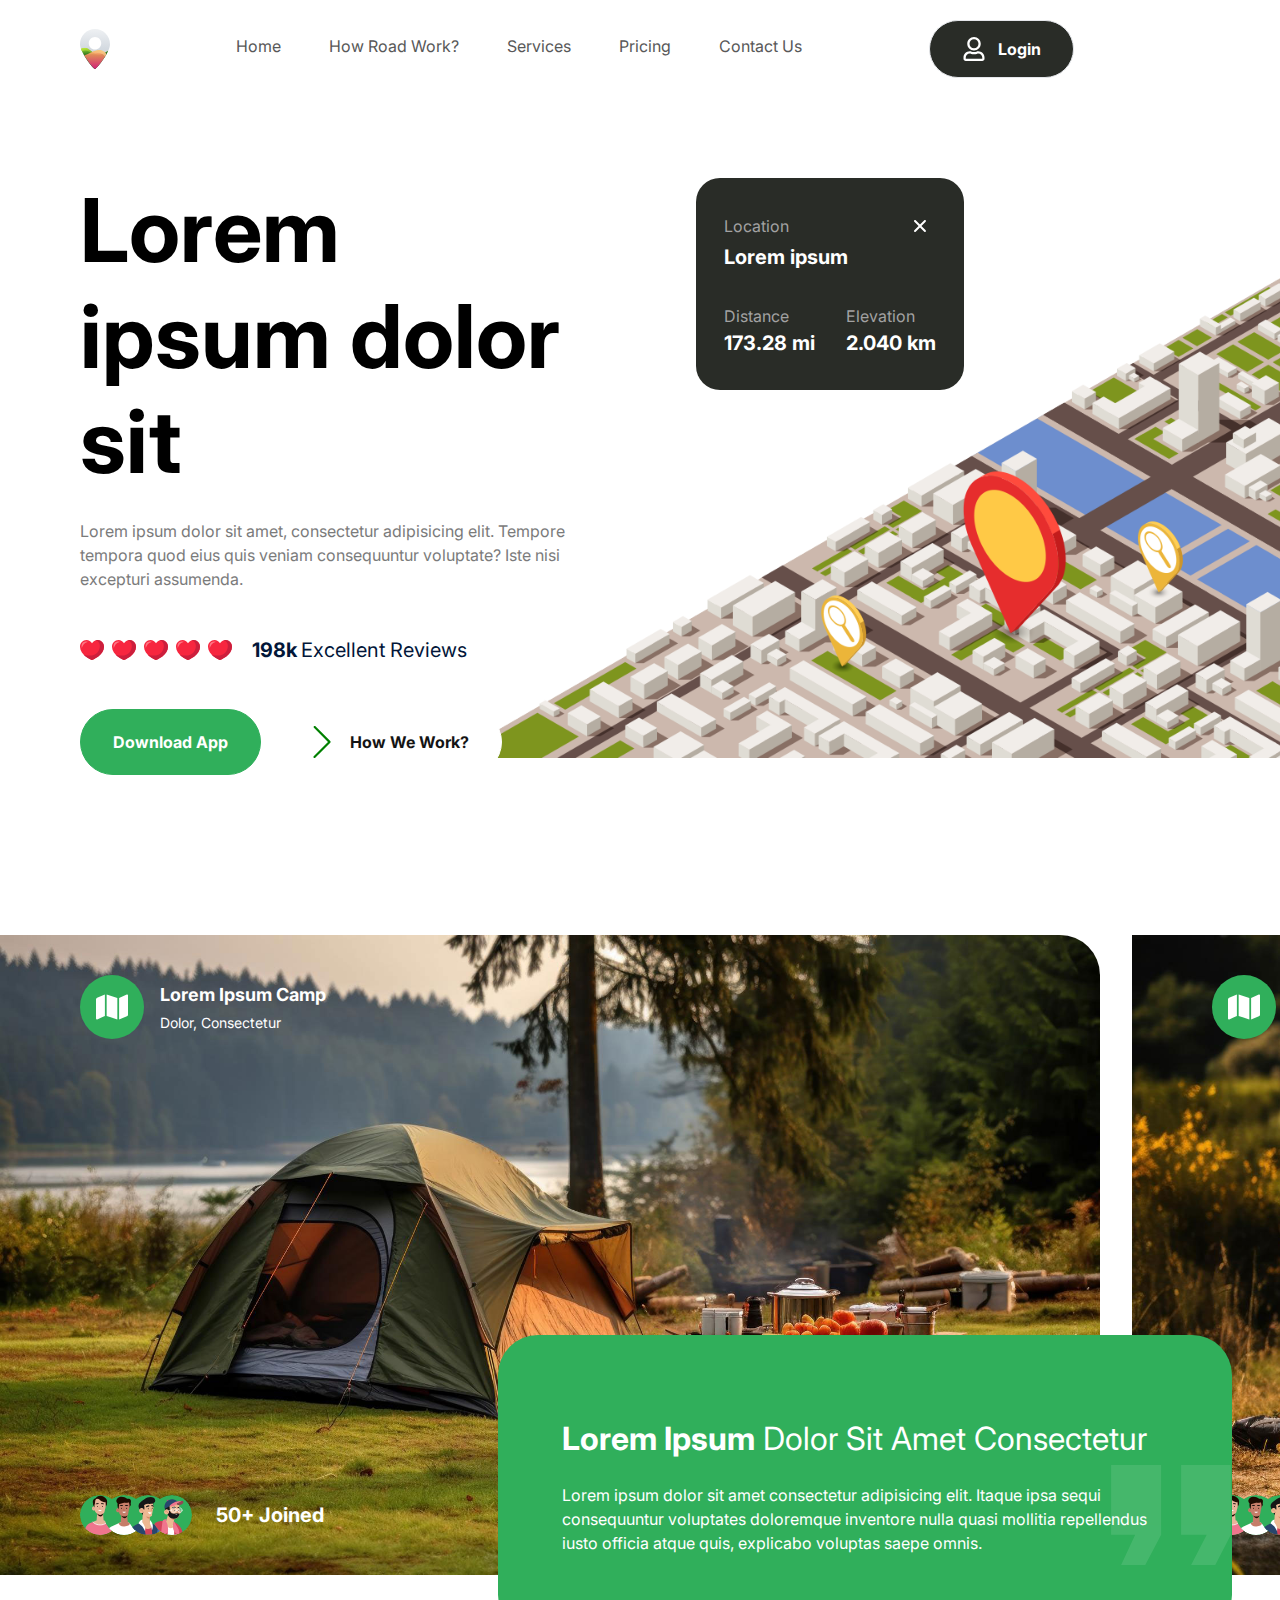
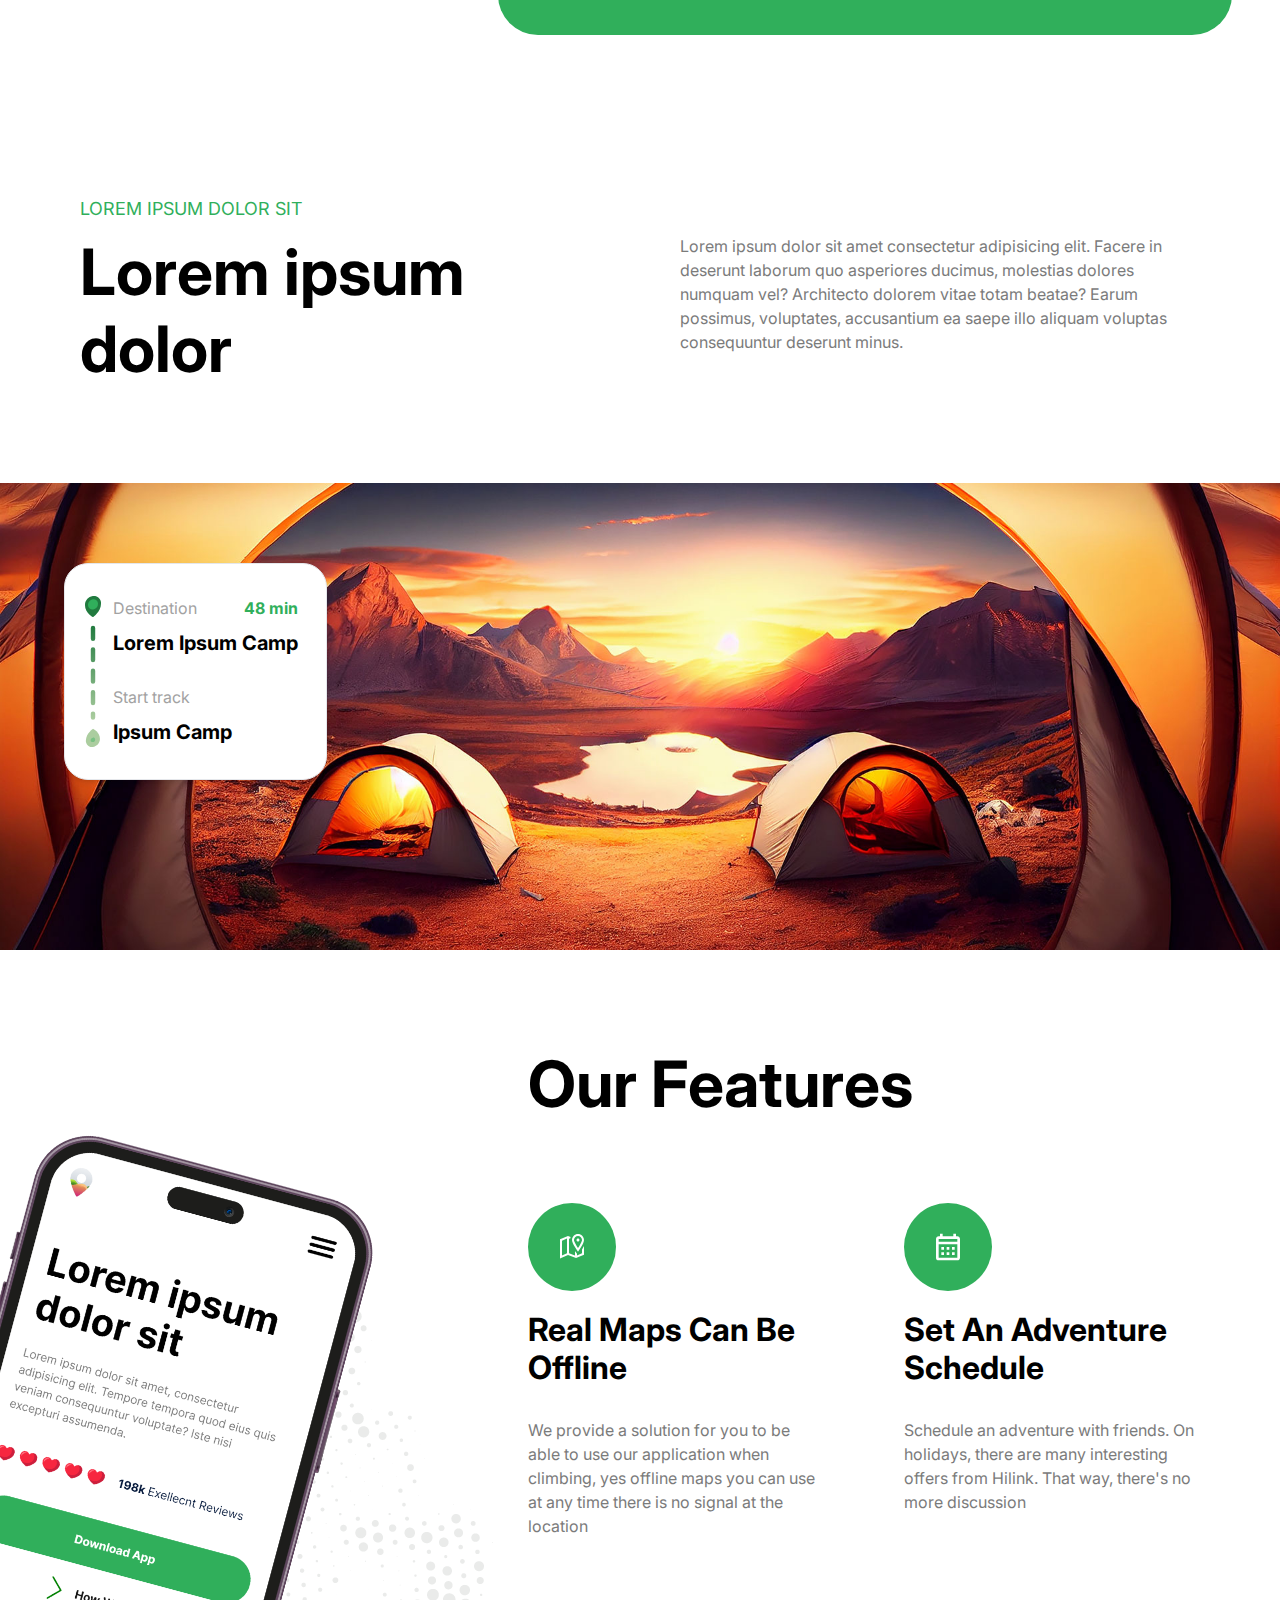
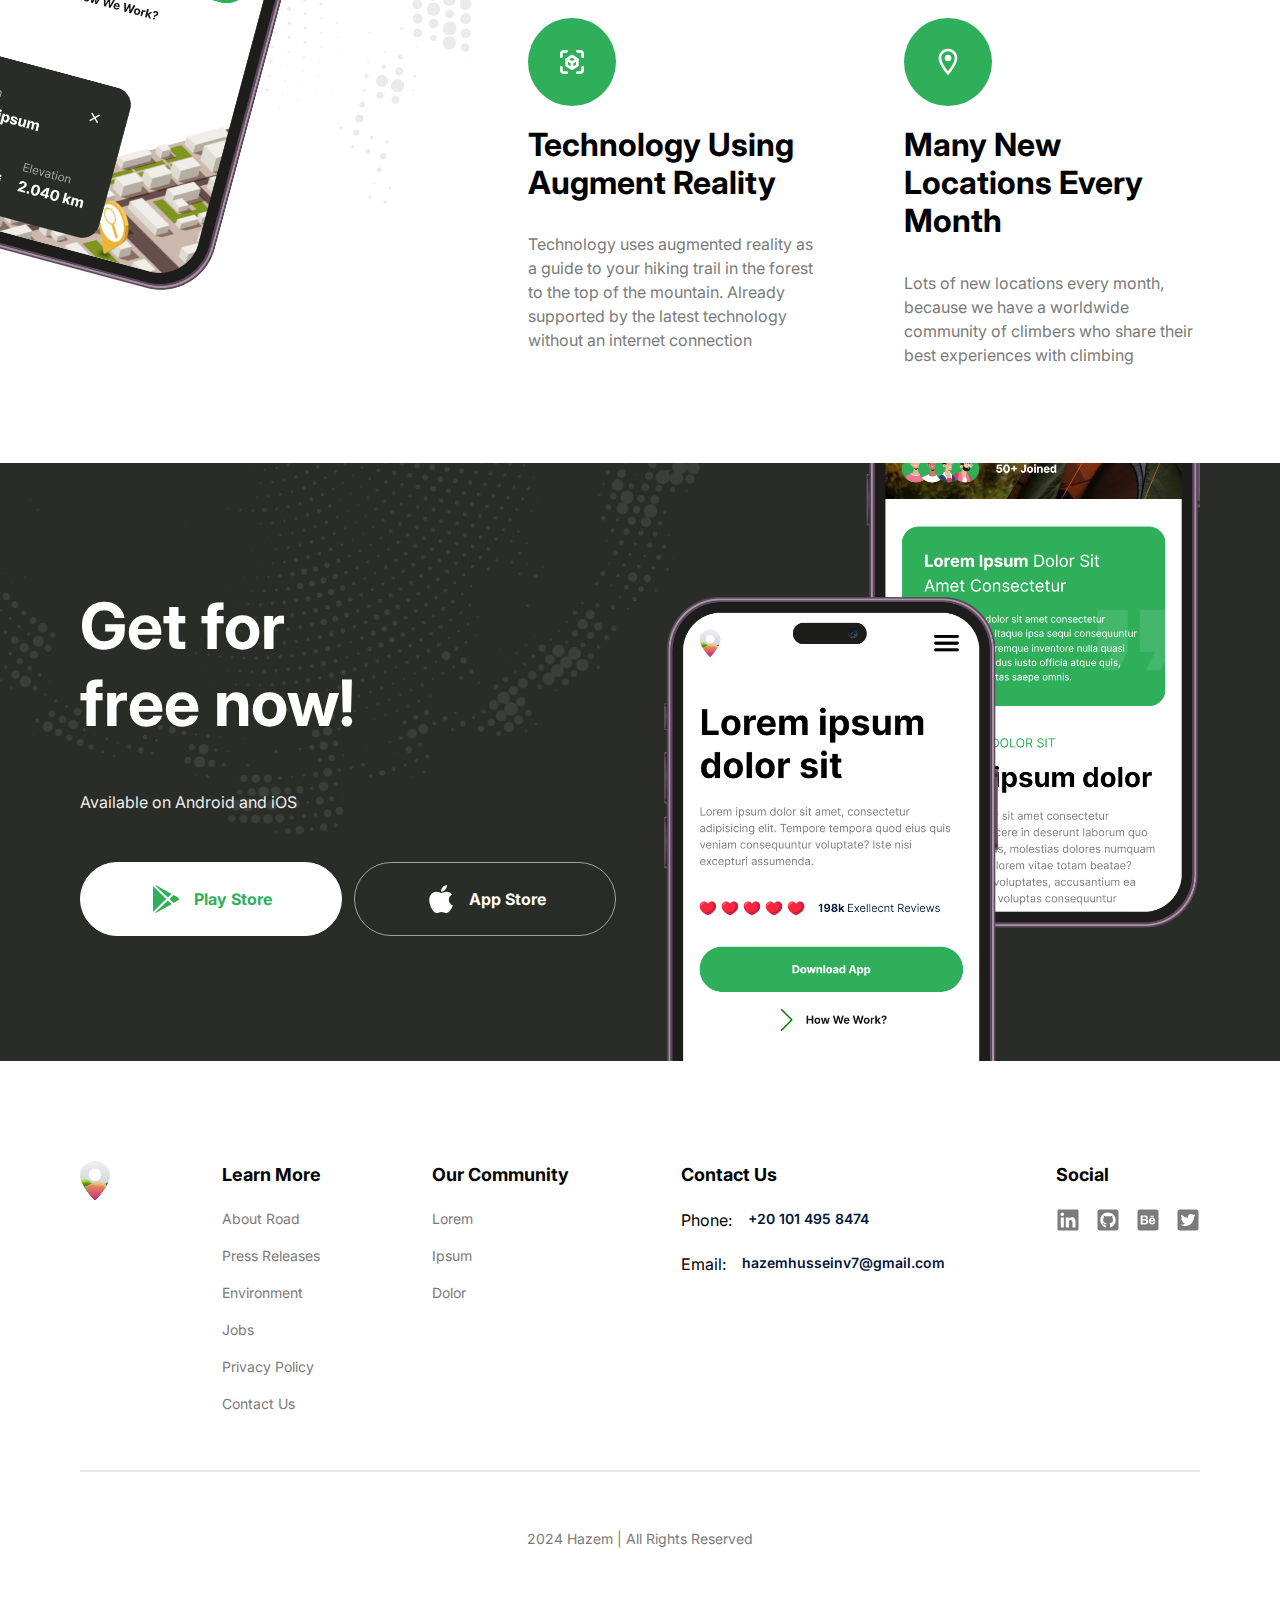
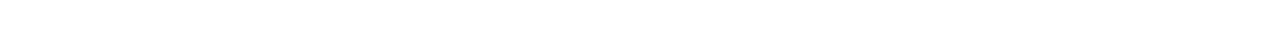
<file: index.html>
<!DOCTYPE html><html lang="en"><head><meta charSet="utf-8"/><meta name="viewport" content="width=device-width, initial-scale=1"/><link rel="stylesheet" href="/_next/static/css/6078494b9afe4f7c.css" crossorigin="" data-precedence="next"/><link rel="preload" as="script" fetchPriority="low" href="/_next/static/chunks/webpack-badb48ac1f69c49b.js" crossorigin=""/><script src="/_next/static/chunks/fd9d1056-534a3af521b04580.js" async="" crossorigin=""></script><script src="/_next/static/chunks/69-21befd2d879acde6.js" async="" crossorigin=""></script><script src="/_next/static/chunks/main-app-a0e994b766c989d5.js" async="" crossorigin=""></script><script src="/_next/static/chunks/749-f42194c4c50d6057.js" async=""></script><script src="/_next/static/chunks/app/page-76610e3625a41a7c.js" async=""></script><script src="/_next/static/chunks/9c4e2130-9c9b78b66e9f0e43.js" async=""></script><script src="/_next/static/chunks/8e1d74a4-588da7efd4ee7d4d.js" async=""></script><script src="/_next/static/chunks/278-6e631d3211dac582.js" async=""></script><script src="/_next/static/chunks/app/layout-c818460979d2c573.js" async=""></script><title>Road</title><meta name="description" content="Road Travel App"/><link rel="icon" href="/favicon.ico" type="image/x-icon" sizes="64x64"/><script src="/_next/static/chunks/polyfills-c67a75d1b6f99dc8.js" crossorigin="" noModule=""></script></head><body><nav class="flexBetween max-container padding-container relative z-30 py-5"><a href="/"><img alt="Logo" loading="lazy" width="30" height="30" decoding="async" data-nimg="1" style="color:transparent" src="/logo.svg"/></a><ul class="hidden h-full gap-12 lg:flex"><a class="regular-16 text-gray-50 flexCenter cursor-pointer pb-1.5 transition-all hover:font-bold" href="/">Home</a><a class="regular-16 text-gray-50 flexCenter cursor-pointer pb-1.5 transition-all hover:font-bold" href="/">How Road Work?</a><a class="regular-16 text-gray-50 flexCenter cursor-pointer pb-1.5 transition-all hover:font-bold" href="/">Services</a><a class="regular-16 text-gray-50 flexCenter cursor-pointer pb-1.5 transition-all hover:font-bold" href="/">Pricing </a><a class="regular-16 text-gray-50 flexCenter cursor-pointer pb-1.5 transition-all hover:font-bold" href="/">Contact Us</a></ul><div class="lg:flexCenter hidden"><button class="flexCenter 
        gap-3 
        rounded-full 
        border btn_dark_green 
        undefined" type="button"><svg stroke="currentColor" fill="currentColor" stroke-width="0" viewBox="0 0 448 512" height="1.5rem" width="1.5rem" xmlns="http://www.w3.org/2000/svg"><path d="M313.6 304c-28.7 0-42.5 16-89.6 16-47.1 0-60.8-16-89.6-16C60.2 304 0 364.2 0 438.4V464c0 26.5 21.5 48 48 48h352c26.5 0 48-21.5 48-48v-25.6c0-74.2-60.2-134.4-134.4-134.4zM400 464H48v-25.6c0-47.6 38.8-86.4 86.4-86.4 14.6 0 38.3 16 89.6 16 51.7 0 74.9-16 89.6-16 47.6 0 86.4 38.8 86.4 86.4V464zM224 288c79.5 0 144-64.5 144-144S303.5 0 224 0 80 64.5 80 144s64.5 144 144 144zm0-240c52.9 0 96 43.1 96 96s-43.1 96-96 96-96-43.1-96-96 43.1-96 96-96z"></path></svg><label class="bold-16 whitespace-nowrap cursor-pointer">Login</label></button></div><div><svg stroke="currentColor" fill="currentColor" stroke-width="0" viewBox="0 0 512 512" class="inline-block cursor-pointer lg:hidden" height="3rem" width="3rem" xmlns="http://www.w3.org/2000/svg"><path fill="none" stroke-linecap="round" stroke-miterlimit="10" stroke-width="48" d="M88 152h336M88 256h336M88 360h336"></path></svg></div></nav><main class="relative overflow-hidden"><section class="max-container padding-container flex flex-col gap-20 py-10 pb-32 md:gap-28 lg:py-20 xl:flex-row"><div class="hero-map"></div><div class="relative z-20 flex flex-1 flex-col xl:w-1/2"><h1 class="bold-52 lg:bold-88">Lorem ipsum dolor sit</h1><p class="regular-16 mt-6 text-gray-30 xl:max-w-[520px]">Lorem ipsum dolor sit amet, consectetur adipisicing elit. Tempore tempora quod eius quis veniam consequuntur voluptate? Iste nisi excepturi assumenda.</p><div class="my-11 flex flex-wrap gap-5"><div class="flex items-center gap-2"><img alt="rating" loading="lazy" width="24" height="24" decoding="async" data-nimg="1" style="color:transparent" src="/rating.svg"/><img alt="rating" loading="lazy" width="24" height="24" decoding="async" data-nimg="1" style="color:transparent" src="/rating.svg"/><img alt="rating" loading="lazy" width="24" height="24" decoding="async" data-nimg="1" style="color:transparent" src="/rating.svg"/><img alt="rating" loading="lazy" width="24" height="24" decoding="async" data-nimg="1" style="color:transparent" src="/rating.svg"/><img alt="rating" loading="lazy" width="24" height="24" decoding="async" data-nimg="1" style="color:transparent" src="/rating.svg"/></div><p class="bold-16 lg:bold-20 text-blue-70">198k<span class="regular-16 lg:regular-20 ml-1">Excellent Reviews</span></p></div><div class="flex flex-col w-full gap-3 sm:flex-row"><button class="flexCenter 
        gap-3 
        rounded-full 
        border btn_green 
        undefined" type="button"><label class="bold-16 whitespace-nowrap cursor-pointer">Download App</label></button><button class="flexCenter 
        gap-3 
        rounded-full 
        border btn_white_text 
        undefined" type="button"><svg stroke="currentColor" fill="currentColor" stroke-width="0" viewBox="0 0 1024 1024" color="green" style="color:green" height="2rem" width="2rem" xmlns="http://www.w3.org/2000/svg"><path d="M271.653 1023.192c-8.685 0-17.573-3.432-24.238-10.097-13.33-13.33-13.33-35.144 0-48.474L703.67 508.163 254.08 58.573c-13.33-13.331-13.33-35.145 0-48.475 13.33-13.33 35.143-13.33 48.473 0L776.38 483.925c13.33 13.33 13.33 35.143 0 48.473l-480.492 480.694c-6.665 6.665-15.551 10.099-24.236 10.099z"></path></svg><label class="bold-16 whitespace-nowrap cursor-pointer">How We Work?</label></button></div></div><div class="relative flex flex-1 items-start"><div class="relative z-20 w-[268px] flex flex-col gap-8 rounded-3xl bg-green-90 px-7 py-8"><div class="flex flex-col"><div class="flexBetween"><p class="regular-16 text-gray-20">Location</p><svg stroke="currentColor" fill="currentColor" stroke-width="0" viewBox="0 0 512 512" color="white" style="color:white" height="2em" width="2em" xmlns="http://www.w3.org/2000/svg"><path d="M278.6 256l68.2-68.2c6.2-6.2 6.2-16.4 0-22.6-6.2-6.2-16.4-6.2-22.6 0L256 233.4l-68.2-68.2c-6.2-6.2-16.4-6.2-22.6 0-3.1 3.1-4.7 7.2-4.7 11.3 0 4.1 1.6 8.2 4.7 11.3l68.2 68.2-68.2 68.2c-3.1 3.1-4.7 7.2-4.7 11.3 0 4.1 1.6 8.2 4.7 11.3 6.2 6.2 16.4 6.2 22.6 0l68.2-68.2 68.2 68.2c6.2 6.2 16.4 6.2 22.6 0 6.2-6.2 6.2-16.4 0-22.6L278.6 256z"></path></svg></div><p class="bold-20 text-white">Lorem ipsum</p></div><div class="flexBetween"><div class="flex flex-col"><p class="regular-16 block text-gray-20">Distance</p><p class="bold-20 text-white">173.28 mi</p></div><div class="flex flex-col"><p class="regular-16 block text-gray-20">Elevation</p><p class="bold-20 text-white">2.040 km</p></div></div></div></div></section><section class="2xl:max-container relative flex flex-col py-10 lg:mb-10 lg:py-20 xl:mb-20"><div class="hide-scrollbar flex h-[340px] w-full items-start justify-start gap-8 overflow-x-auto lg:h-[400px] xl:h-[640px]"><div class="h-full w-full min-w-[1100px] bg-camp-site-1 bg-cover bg-no-repeat lg:rounded-r-5xl 2xl:rounded-5xl"><div class="flex h-full flex-col items-start justify-between p-6 lg:px-20 lg:py-10"><div class="flexCenter gap-4"><div class="rounded-full bg-green-50 p-4"><svg stroke="currentColor" fill="currentColor" stroke-width="0" viewBox="0 0 576 512" color="white" style="color:white" height="2em" width="2em" xmlns="http://www.w3.org/2000/svg"><path d="M0 117.66v346.32c0 11.32 11.43 19.06 21.94 14.86L160 416V32L20.12 87.95A32.006 32.006 0 0 0 0 117.66zM192 416l192 64V96L192 32v384zM554.06 33.16L416 96v384l139.88-55.95A31.996 31.996 0 0 0 576 394.34V48.02c0-11.32-11.43-19.06-21.94-14.86z"></path></svg></div><div class="flex flex-col gap-1"><p class="bold-18 text-white">Lorem Ipsum Camp</p><p class="regular-14 text-white">Dolor, Consectetur</p></div></div><div class="flexCenter gap-6"><span class="flex -space-x-4 overflow-hidden"><img alt="person" loading="lazy" width="52" height="52" decoding="async" data-nimg="1" class="inline-block h-10 w-10 rounded-full" style="color:transparent" src="/person-1.svg"/><img alt="person" loading="lazy" width="52" height="52" decoding="async" data-nimg="1" class="inline-block h-10 w-10 rounded-full" style="color:transparent" src="/person-2.svg"/><img alt="person" loading="lazy" width="52" height="52" decoding="async" data-nimg="1" class="inline-block h-10 w-10 rounded-full" style="color:transparent" src="/person-3.svg"/><img alt="person" loading="lazy" width="52" height="52" decoding="async" data-nimg="1" class="inline-block h-10 w-10 rounded-full" style="color:transparent" src="/person-4.svg"/></span><p class="bold-16 md:bold-20 text-white">50+ Joined</p></div></div></div><div class="h-full w-full min-w-[1100px] bg-camp-site-2 bg-cover bg-no-repeat lg:rounded-r-5xl 2xl:rounded-5xl"><div class="flex h-full flex-col items-start justify-between p-6 lg:px-20 lg:py-10"><div class="flexCenter gap-4"><div class="rounded-full bg-green-50 p-4"><svg stroke="currentColor" fill="currentColor" stroke-width="0" viewBox="0 0 576 512" color="white" style="color:white" height="2em" width="2em" xmlns="http://www.w3.org/2000/svg"><path d="M0 117.66v346.32c0 11.32 11.43 19.06 21.94 14.86L160 416V32L20.12 87.95A32.006 32.006 0 0 0 0 117.66zM192 416l192 64V96L192 32v384zM554.06 33.16L416 96v384l139.88-55.95A31.996 31.996 0 0 0 576 394.34V48.02c0-11.32-11.43-19.06-21.94-14.86z"></path></svg></div><div class="flex flex-col gap-1"><p class="bold-18 text-white">Lorem Camp</p><p class="regular-14 text-white">Dolor, Consectetur</p></div></div><div class="flexCenter gap-6"><span class="flex -space-x-4 overflow-hidden"><img alt="person" loading="lazy" width="52" height="52" decoding="async" data-nimg="1" class="inline-block h-10 w-10 rounded-full" style="color:transparent" src="/person-1.svg"/><img alt="person" loading="lazy" width="52" height="52" decoding="async" data-nimg="1" class="inline-block h-10 w-10 rounded-full" style="color:transparent" src="/person-2.svg"/><img alt="person" loading="lazy" width="52" height="52" decoding="async" data-nimg="1" class="inline-block h-10 w-10 rounded-full" style="color:transparent" src="/person-3.svg"/><img alt="person" loading="lazy" width="52" height="52" decoding="async" data-nimg="1" class="inline-block h-10 w-10 rounded-full" style="color:transparent" src="/person-4.svg"/></span><p class="bold-16 md:bold-20 text-white">40+ Joined</p></div></div></div></div><div class="flexEnd mt-10 px-6 lg:-mt-60 lg:mr-6"><div class="bg-green-50 p-8 lg:max-w-[500px] xl:max-w-[734px] xl:rounded-5xl xl:px-16 xl:py-20 relative w-full overflow-hidden rounded-3xl"><h2 class="regular-24 md:regular-32 2xl:regular-64 capitalize text-white"><strong>Lorem ipsum</strong> dolor sit amet consectetur</h2><p class="regular-14 xl:regular-16 mt-5 text-white">Lorem ipsum dolor sit amet consectetur adipisicing elit. Itaque ipsa sequi consequuntur voluptates doloremque inventore nulla quasi mollitia repellendus iusto officia atque quis, explicabo voluptas saepe omnis.</p><svg stroke="currentColor" fill="currentColor" stroke-width="0" viewBox="0 0 512 512" class="camp-quote opacity-10" color="white" style="color:white" height="10rem" width="10rem" xmlns="http://www.w3.org/2000/svg"><path d="M96.4 416h77.1l50.9-96.6V96h-160v223.4h77.1L96.4 416zm224 0h77.1l50-96.6V96H288.4v223.4h82l-50 96.6z"></path></svg></div></div></section><section class="flexCenter flex-col"><div class="padding-container max-container w-full pb-24"><p class="uppercase regular-18 mb-3 text-green-50">Lorem ipsum dolor sit</p><div class="flex flex-wrap justify-between gap-5 lg:gap-10"><h2 class="bold-40 lg:bold-64 xl:max-w-[390px]">Lorem ipsum dolor</h2><p class="regular-16 text-gray-30 xl:max-w-[520px]">Lorem ipsum dolor sit amet consectetur adipisicing elit. Facere in deserunt laborum quo asperiores ducimus, molestias dolores numquam vel? Architecto dolorem vitae totam beatae? Earum possimus, voluptates, accusantium ea saepe illo aliquam voluptas consequuntur deserunt minus.</p></div></div><div class="flexCenter max-container relative w-full"><img alt="camp" loading="lazy" width="1440" height="580" decoding="async" data-nimg="1" class="w-full object-cover object-center 2xl:rounded-5xl" style="color:transparent" src="/camp-site-3.jpg"/><div class="absolute flex bg-white py-8 pl-5 pr-7 gap-3 rounded-3xl border shadow-md md:left-[5%] lg:top-20"><img alt="location" loading="lazy" width="16" height="150" decoding="async" data-nimg="1" style="color:transparent" src="/location.svg"/><div class="flexBetween flex-col"><div class="flex w-full flex-col"><div class="flexBetween w-full"><p class="regular-16 text-gray-20">Destination</p><p class="bold-16 text-green-50">48 min</p></div><p class="bold-20 mt-2">Lorem Ipsum Camp</p></div><div class="flex w-full flex-col"><p class="regular-16 text-gray-20">Start track</p><p class="bold-20 mt-2 whitespace-nowrap">Ipsum Camp</p></div></div></div></div></section><section class="flex-col flexCenter overflow-hidden bg-feature-bg bg-center bg-no-repeat py-24"><div class="max-container padding-container relative w-full flex justify-end"><div class="flex flex-1 lg:min-h-[900px]"><img alt="phone" loading="lazy" width="440" height="1000" decoding="async" data-nimg="1" class="feature-phone" style="color:transparent" src="/phone.png"/></div><div class="z-20 flex w-full flex-col lg:w-[60%]"><div class="relative"><h2 class="bold-40 lg:bold-64">Our Features</h2></div><ul class="mt-10 grid gap-10 md:grid-cols-2 lg:mt-20 lg:gap-20"><li class="flex w-full flex-1 flex-col items-start"><div class="rounded-full p-4 lg:p-7 bg-green-50"><svg stroke="currentColor" fill="currentColor" stroke-width="0" viewBox="0 0 32 32" color="white" style="color:white" height="2rem" width="2rem" xmlns="http://www.w3.org/2000/svg"><path d="M 22 3 C 18.699219 3 16 5.699219 16 9 C 16 9.992188 16.382813 11.003906 16.875 12.125 C 17.367188 13.246094 17.988281 14.433594 18.625 15.53125 C 19.898438 17.726563 21.1875 19.5625 21.1875 19.5625 L 22 20.75 L 22.8125 19.5625 C 22.8125 19.5625 24.101563 17.726563 25.375 15.53125 C 26.011719 14.433594 26.632813 13.246094 27.125 12.125 C 27.617188 11.003906 28 9.992188 28 9 C 28 5.699219 25.300781 3 22 3 Z M 11.96875 4.9375 L 4 8.34375 L 4 27.53125 L 12.03125 24.0625 L 20.03125 27.0625 L 28 23.65625 L 28 14.9375 C 27.363281 16.160156 26.65625 17.332031 26 18.375 L 26 22.34375 L 21 24.46875 L 21 22.84375 L 19.53125 20.71875 C 19.375 20.492188 19.191406 20.222656 19 19.9375 L 19 24.5625 L 13 22.3125 L 13 7.4375 L 14.09375 7.84375 C 14.191406 7.167969 14.367188 6.515625 14.625 5.90625 Z M 22 5 C 24.21875 5 26 6.78125 26 9 C 26 9.386719 25.757813 10.300781 25.3125 11.3125 C 24.867188 12.324219 24.238281 13.472656 23.625 14.53125 C 22.808594 15.9375 22.457031 16.4375 22 17.125 C 21.542969 16.4375 21.191406 15.9375 20.375 14.53125 C 19.761719 13.472656 19.132813 12.324219 18.6875 11.3125 C 18.242188 10.300781 18 9.386719 18 9 C 18 6.78125 19.78125 5 22 5 Z M 11 7.5 L 11 22.34375 L 6 24.46875 L 6 9.65625 Z M 22 7.5 C 21.171875 7.5 20.5 8.171875 20.5 9 C 20.5 9.828125 21.171875 10.5 22 10.5 C 22.828125 10.5 23.5 9.828125 23.5 9 C 23.5 8.171875 22.828125 7.5 22 7.5 Z"></path></svg></div><h2 class="bold-20 lg:bold-32 mt-5 capitalize">Real maps can be offline</h2><p class="regular-16 mt-5 bg-white/80 text-gray-30 lg:mt-[30px] lg:bg-none">We provide a solution for you to be able to use our application when climbing, yes offline maps you can use at any time there is no signal at the location</p></li><li class="flex w-full flex-1 flex-col items-start"><div class="rounded-full p-4 lg:p-7 bg-green-50"><svg stroke="currentColor" fill="currentColor" stroke-width="0" viewBox="0 0 24 24" color="white" style="color:white" height="2rem" width="2rem" xmlns="http://www.w3.org/2000/svg"><path fill="none" d="M0 0h24v24H0z"></path><path d="M19 4h-1V2h-2v2H8V2H6v2H5c-1.11 0-1.99.9-1.99 2L3 20a2 2 0 0 0 2 2h14c1.1 0 2-.9 2-2V6c0-1.1-.9-2-2-2zm0 16H5V10h14v10zm0-12H5V6h14v2zM9 14H7v-2h2v2zm4 0h-2v-2h2v2zm4 0h-2v-2h2v2zm-8 4H7v-2h2v2zm4 0h-2v-2h2v2zm4 0h-2v-2h2v2z"></path></svg></div><h2 class="bold-20 lg:bold-32 mt-5 capitalize">Set an adventure schedule</h2><p class="regular-16 mt-5 bg-white/80 text-gray-30 lg:mt-[30px] lg:bg-none">Schedule an adventure with friends. On holidays, there are many interesting offers from Hilink. That way, there&#x27;s no more discussion</p></li><li class="flex w-full flex-1 flex-col items-start"><div class="rounded-full p-4 lg:p-7 bg-green-50"><svg stroke="currentColor" fill="none" stroke-width="2" viewBox="0 0 24 24" stroke-linecap="round" stroke-linejoin="round" color="white" style="color:white" height="2rem" width="2rem" xmlns="http://www.w3.org/2000/svg"><path stroke="none" d="M0 0h24v24H0z" fill="none"></path><path d="M4 8v-2a2 2 0 0 1 2 -2h2"></path><path d="M4 16v2a2 2 0 0 0 2 2h2"></path><path d="M16 4h2a2 2 0 0 1 2 2v2"></path><path d="M16 20h2a2 2 0 0 0 2 -2v-2"></path><path d="M12 12.5l4 -2.5"></path><path d="M8 10l4 2.5v4.5l4 -2.5v-4.5l-4 -2.5z"></path><path d="M8 10v4.5l4 2.5"></path></svg></div><h2 class="bold-20 lg:bold-32 mt-5 capitalize">Technology using augment reality</h2><p class="regular-16 mt-5 bg-white/80 text-gray-30 lg:mt-[30px] lg:bg-none">Technology uses augmented reality as a guide to your hiking trail in the forest to the top of the mountain. Already supported by the latest technology without an internet connection</p></li><li class="flex w-full flex-1 flex-col items-start"><div class="rounded-full p-4 lg:p-7 bg-green-50"><svg stroke="currentColor" fill="currentColor" stroke-width="0" viewBox="0 0 24 24" color="white" style="color:white" height="2rem" width="2rem" xmlns="http://www.w3.org/2000/svg"><path fill="none" d="M0 0h24v24H0V0z"></path><path d="M12 2C8.13 2 5 5.13 5 9c0 5.25 7 13 7 13s7-7.75 7-13c0-3.87-3.13-7-7-7zM7 9c0-2.76 2.24-5 5-5s5 2.24 5 5c0 2.88-2.88 7.19-5 9.88C9.92 16.21 7 11.85 7 9z"></path><circle cx="12" cy="9" r="2.5"></circle></svg></div><h2 class="bold-20 lg:bold-32 mt-5 capitalize">Many new locations every month</h2><p class="regular-16 mt-5 bg-white/80 text-gray-30 lg:mt-[30px] lg:bg-none">Lots of new locations every month, because we have a worldwide community of climbers who share their best experiences with climbing</p></li></ul></div></div></section><section class="flexCenter w-full flex-col pb-[100px]"><div class="get-app"><div class="z-20 flex w-full flex-1 flex-col items-start justify-center gap-12"><h2 class="bold-40 lg:bold-64 xl:max-w-[320px]">Get for free now!</h2><p class="regular-16 text-gray-10">Available on Android and iOS<!-- --> </p><div class="flex w-full flex-col gap-3 whitespace-nowrap xl:flex-row"><button class="flexCenter 
        gap-3 
        rounded-full 
        border btn_white 
        w-full" type="button"><svg stroke="currentColor" fill="currentColor" stroke-width="0" viewBox="0 0 512 512" height="2rem" width="2rem" xmlns="http://www.w3.org/2000/svg"><path d="M48 59.49v393a4.33 4.33 0 0 0 7.37 3.07L260 256 55.37 56.42A4.33 4.33 0 0 0 48 59.49zM345.8 174 89.22 32.64l-.16-.09c-4.42-2.4-8.62 3.58-5 7.06l201.13 192.32zM84.08 472.39c-3.64 3.48.56 9.46 5 7.06l.16-.09L345.8 338l-60.61-57.95zM449.38 231l-71.65-39.46L310.36 256l67.37 64.43L449.38 281c19.49-10.77 19.49-39.23 0-50z"></path></svg><label class="bold-16 whitespace-nowrap cursor-pointer">Play Store</label></button><button class="flexCenter 
        gap-3 
        rounded-full 
        border btn_dark_green_outline 
        w-full" type="button"><svg stroke="currentColor" fill="currentColor" stroke-width="0" viewBox="0 0 384 512" height="2rem" width="2rem" xmlns="http://www.w3.org/2000/svg"><path d="M318.7 268.7c-.2-36.7 16.4-64.4 50-84.8-18.8-26.9-47.2-41.7-84.7-44.6-35.5-2.8-74.3 20.7-88.5 20.7-15 0-49.4-19.7-76.4-19.7C63.3 141.2 4 184.8 4 273.5q0 39.3 14.4 81.2c12.8 36.7 59 126.7 107.2 125.2 25.2-.6 43-17.9 75.8-17.9 31.8 0 48.3 17.9 76.4 17.9 48.6-.7 90.4-82.5 102.6-119.3-65.2-30.7-61.7-90-61.7-91.9zm-56.6-164.2c27.3-32.4 24.8-61.9 24-72.5-24.1 1.4-52 16.4-67.9 34.9-17.5 19.8-27.8 44.3-25.6 71.9 26.1 2 49.9-11.4 69.5-34.3z"></path></svg><label class="bold-16 whitespace-nowrap cursor-pointer">App Store</label></button></div></div><div class="flex flex-1 items-center justify-end"><img alt="phones" loading="lazy" width="550" height="870" decoding="async" data-nimg="1" style="color:transparent" src="/phones.png"/></div></div></section></main><footer class="flexCenter mb-24"><div class="padding-container max-container flex w-full flex-col gap-14"><div class="flex flex-col items-start justify-center gap-[10%] md:flex-row"><a class="mb-10" href="/"><img alt="logo" loading="lazy" width="30" height="30" decoding="async" data-nimg="1" style="color:transparent" src="/logo.svg"/></a><div class="flex flex-wrap gap-10 sm:justify-between md:flex-1"><div class="flex flex-col gap-5"><p class="bold-18 whitespace-nowrap">Learn More</p><ul class="regular-14 flex flex-col gap-4 text-gray-30"><a href="/">About Road</a><a href="/">Press Releases</a><a href="/">Environment</a><a href="/">Jobs</a><a href="/">Privacy Policy</a><a href="/">Contact Us</a></ul></div><div class="flex flex-col gap-5"><p class="bold-18 whitespace-nowrap">Our Community</p><ul class="regular-14 flex flex-col gap-4 text-gray-30"><a href="/">Lorem</a><a href="/">Ipsum </a><a href="/">Dolor</a></ul></div><div class="flex flex-col gap-5"><div class="flex flex-col gap-5"><p class="bold-18 whitespace-nowrap">Contact Us</p><a class="flex gap-4 md:flex-col lg:flex-row" href="/"><p class="whitespace-nowrap">Phone<!-- -->:</p><p class="medium-14 whitespace-nowrap text-blue-70">+20 101 495 8474</p></a><a class="flex gap-4 md:flex-col lg:flex-row" href="/"><p class="whitespace-nowrap">Email<!-- -->:</p><p class="medium-14 whitespace-nowrap text-blue-70">hazemhusseinv7@gmail.com</p></a></div></div><div class="flex flex-col gap-5"><div class="flex flex-col gap-5"><p class="bold-18 whitespace-nowrap">Social</p><ul class="regular-14 flex gap-4 text-gray-30"><a href="/"><svg stroke="currentColor" fill="currentColor" stroke-width="0" viewBox="0 0 448 512" aria-label="linkedin" height="1.5rem" width="1.5rem" xmlns="http://www.w3.org/2000/svg"><path d="M416 32H31.9C14.3 32 0 46.5 0 64.3v383.4C0 465.5 14.3 480 31.9 480H416c17.6 0 32-14.5 32-32.3V64.3c0-17.8-14.4-32.3-32-32.3zM135.4 416H69V202.2h66.5V416zm-33.2-243c-21.3 0-38.5-17.3-38.5-38.5S80.9 96 102.2 96c21.2 0 38.5 17.3 38.5 38.5 0 21.3-17.2 38.5-38.5 38.5zm282.1 243h-66.4V312c0-24.8-.5-56.7-34.5-56.7-34.6 0-39.9 27-39.9 54.9V416h-66.4V202.2h63.7v29.2h.9c8.9-16.8 30.6-34.5 62.9-34.5 67.2 0 79.7 44.3 79.7 101.9V416z"></path></svg></a><a href="/"><svg stroke="currentColor" fill="currentColor" stroke-width="0" viewBox="0 0 448 512" aria-label="github" height="1.5rem" width="1.5rem" xmlns="http://www.w3.org/2000/svg"><path d="M400 32H48C21.5 32 0 53.5 0 80v352c0 26.5 21.5 48 48 48h352c26.5 0 48-21.5 48-48V80c0-26.5-21.5-48-48-48zM277.3 415.7c-8.4 1.5-11.5-3.7-11.5-8 0-5.4.2-33 .2-55.3 0-15.6-5.2-25.5-11.3-30.7 37-4.1 76-9.2 76-73.1 0-18.2-6.5-27.3-17.1-39 1.7-4.3 7.4-22-1.7-45-13.9-4.3-45.7 17.9-45.7 17.9-13.2-3.7-27.5-5.6-41.6-5.6-14.1 0-28.4 1.9-41.6 5.6 0 0-31.8-22.2-45.7-17.9-9.1 22.9-3.5 40.6-1.7 45-10.6 11.7-15.6 20.8-15.6 39 0 63.6 37.3 69 74.3 73.1-4.8 4.3-9.1 11.7-10.6 22.3-9.5 4.3-33.8 11.7-48.3-13.9-9.1-15.8-25.5-17.1-25.5-17.1-16.2-.2-1.1 10.2-1.1 10.2 10.8 5 18.4 24.2 18.4 24.2 9.7 29.7 56.1 19.7 56.1 19.7 0 13.9.2 36.5.2 40.6 0 4.3-3 9.5-11.5 8-66-22.1-112.2-84.9-112.2-158.3 0-91.8 70.2-161.5 162-161.5S388 165.6 388 257.4c.1 73.4-44.7 136.3-110.7 158.3zm-98.1-61.1c-1.9.4-3.7-.4-3.9-1.7-.2-1.5 1.1-2.8 3-3.2 1.9-.2 3.7.6 3.9 1.9.3 1.3-1 2.6-3 3zm-9.5-.9c0 1.3-1.5 2.4-3.5 2.4-2.2.2-3.7-.9-3.7-2.4 0-1.3 1.5-2.4 3.5-2.4 1.9-.2 3.7.9 3.7 2.4zm-13.7-1.1c-.4 1.3-2.4 1.9-4.1 1.3-1.9-.4-3.2-1.9-2.8-3.2.4-1.3 2.4-1.9 4.1-1.5 2 .6 3.3 2.1 2.8 3.4zm-12.3-5.4c-.9 1.1-2.8.9-4.3-.6-1.5-1.3-1.9-3.2-.9-4.1.9-1.1 2.8-.9 4.3.6 1.3 1.3 1.8 3.3.9 4.1zm-9.1-9.1c-.9.6-2.6 0-3.7-1.5s-1.1-3.2 0-3.9c1.1-.9 2.8-.2 3.7 1.3 1.1 1.5 1.1 3.3 0 4.1zm-6.5-9.7c-.9.9-2.4.4-3.5-.6-1.1-1.3-1.3-2.8-.4-3.5.9-.9 2.4-.4 3.5.6 1.1 1.3 1.3 2.8.4 3.5zm-6.7-7.4c-.4.9-1.7 1.1-2.8.4-1.3-.6-1.9-1.7-1.5-2.6.4-.6 1.5-.9 2.8-.4 1.3.7 1.9 1.8 1.5 2.6z"></path></svg></a><a href="/"><svg stroke="currentColor" fill="currentColor" stroke-width="0" viewBox="0 0 448 512" aria-label="behance" height="1.5rem" width="1.5rem" xmlns="http://www.w3.org/2000/svg"><path d="M186.5 293c0 19.3-14 25.4-31.2 25.4h-45.1v-52.9h46c18.6.1 30.3 7.8 30.3 27.5zm-7.7-82.3c0-17.7-13.7-21.9-28.9-21.9h-39.6v44.8H153c15.1 0 25.8-6.6 25.8-22.9zm132.3 23.2c-18.3 0-30.5 11.4-31.7 29.7h62.2c-1.7-18.5-11.3-29.7-30.5-29.7zM448 80v352c0 26.5-21.5 48-48 48H48c-26.5 0-48-21.5-48-48V80c0-26.5 21.5-48 48-48h352c26.5 0 48 21.5 48 48zM271.7 185h77.8v-18.9h-77.8V185zm-43 110.3c0-24.1-11.4-44.9-35-51.6 17.2-8.2 26.2-17.7 26.2-37 0-38.2-28.5-47.5-61.4-47.5H68v192h93.1c34.9-.2 67.6-16.9 67.6-55.9zM380 280.5c0-41.1-24.1-75.4-67.6-75.4-42.4 0-71.1 31.8-71.1 73.6 0 43.3 27.3 73 71.1 73 33.2 0 54.7-14.9 65.1-46.8h-33.7c-3.7 11.9-18.6 18.1-30.2 18.1-22.4 0-34.1-13.1-34.1-35.3h100.2c.1-2.3.3-4.8.3-7.2z"></path></svg></a><a href="/"><svg stroke="currentColor" fill="currentColor" stroke-width="0" viewBox="0 0 448 512" aria-label="twitter" height="1.5rem" width="1.5rem" xmlns="http://www.w3.org/2000/svg"><path d="M400 32H48C21.5 32 0 53.5 0 80v352c0 26.5 21.5 48 48 48h352c26.5 0 48-21.5 48-48V80c0-26.5-21.5-48-48-48zm-48.9 158.8c.2 2.8.2 5.7.2 8.5 0 86.7-66 186.6-186.6 186.6-37.2 0-71.7-10.8-100.7-29.4 5.3.6 10.4.8 15.8.8 30.7 0 58.9-10.4 81.4-28-28.8-.6-53-19.5-61.3-45.5 10.1 1.5 19.2 1.5 29.6-1.2-30-6.1-52.5-32.5-52.5-64.4v-.8c8.7 4.9 18.9 7.9 29.6 8.3a65.447 65.447 0 0 1-29.2-54.6c0-12.2 3.2-23.4 8.9-33.1 32.3 39.8 80.8 65.8 135.2 68.6-9.3-44.5 24-80.6 64-80.6 18.9 0 35.9 7.9 47.9 20.7 14.8-2.8 29-8.3 41.6-15.8-4.9 15.2-15.2 28-28.8 36.1 13.2-1.4 26-5.1 37.8-10.2-8.9 13.1-20.1 24.7-32.9 34z"></path></svg></a></ul></div></div></div></div><div class="border bg-gray-20"></div><p class="regular-14 w-full text-center text-gray-30">2024<!-- --> <a href="https://hazemhussein.netlify.app/" aria-label="author">Hazem</a> <!-- -->| All Rights Reserved</p></div></footer><script src="/_next/static/chunks/webpack-badb48ac1f69c49b.js" crossorigin="" async=""></script><script>(self.__next_f=self.__next_f||[]).push([0]);self.__next_f.push([2,null])</script><script>self.__next_f.push([1,"1:HL[\"/_next/static/css/6078494b9afe4f7c.css\",\"style\",{\"crossOrigin\":\"\"}]\n0:\"$L2\"\n"])</script><script>self.__next_f.push([1,"3:I[7690,[],\"\"]\n5:I[1749,[\"749\",\"static/chunks/749-f42194c4c50d6057.js\",\"931\",\"static/chunks/app/page-76610e3625a41a7c.js\"],\"Image\"]\n7:I[9845,[\"706\",\"static/chunks/9c4e2130-9c9b78b66e9f0e43.js\",\"699\",\"static/chunks/8e1d74a4-588da7efd4ee7d4d.js\",\"749\",\"static/chunks/749-f42194c4c50d6057.js\",\"278\",\"static/chunks/278-6e631d3211dac582.js\",\"185\",\"static/chunks/app/layout-c818460979d2c573.js\"],\"\"]\n8:I[5613,[],\"\"]\n9:I[1778,[],\"\"]\na:I[5250,[\"706\",\"static/chunks/9c4e2130-9c9b78b66e9f0e43.js\",\"699\",\"static/chunks/8e1"])</script><script>self.__next_f.push([1,"d74a4-588da7efd4ee7d4d.js\",\"749\",\"static/chunks/749-f42194c4c50d6057.js\",\"278\",\"static/chunks/278-6e631d3211dac582.js\",\"185\",\"static/chunks/app/layout-c818460979d2c573.js\"],\"\"]\nd:I[8955,[],\"\"]\n6:T563,"])</script><script>self.__next_f.push([1,"M 22 3 C 18.699219 3 16 5.699219 16 9 C 16 9.992188 16.382813 11.003906 16.875 12.125 C 17.367188 13.246094 17.988281 14.433594 18.625 15.53125 C 19.898438 17.726563 21.1875 19.5625 21.1875 19.5625 L 22 20.75 L 22.8125 19.5625 C 22.8125 19.5625 24.101563 17.726563 25.375 15.53125 C 26.011719 14.433594 26.632813 13.246094 27.125 12.125 C 27.617188 11.003906 28 9.992188 28 9 C 28 5.699219 25.300781 3 22 3 Z M 11.96875 4.9375 L 4 8.34375 L 4 27.53125 L 12.03125 24.0625 L 20.03125 27.0625 L 28 23.65625 L 28 14.9375 C 27.363281 16.160156 26.65625 17.332031 26 18.375 L 26 22.34375 L 21 24.46875 L 21 22.84375 L 19.53125 20.71875 C 19.375 20.492188 19.191406 20.222656 19 19.9375 L 19 24.5625 L 13 22.3125 L 13 7.4375 L 14.09375 7.84375 C 14.191406 7.167969 14.367188 6.515625 14.625 5.90625 Z M 22 5 C 24.21875 5 26 6.78125 26 9 C 26 9.386719 25.757813 10.300781 25.3125 11.3125 C 24.867188 12.324219 24.238281 13.472656 23.625 14.53125 C 22.808594 15.9375 22.457031 16.4375 22 17.125 C 21.542969 16.4375 21.191406 15.9375 20.375 14.53125 C 19.761719 13.472656 19.132813 12.324219 18.6875 11.3125 C 18.242188 10.300781 18 9.386719 18 9 C 18 6.78125 19.78125 5 22 5 Z M 11 7.5 L 11 22.34375 L 6 24.46875 L 6 9.65625 Z M 22 7.5 C 21.171875 7.5 20.5 8.171875 20.5 9 C 20.5 9.828125 21.171875 10.5 22 10.5 C 22.828125 10.5 23.5 9.828125 23.5 9 C 23.5 8.171875 22.828125 7.5 22 7.5 Z"])</script><script>self.__next_f.push([1,"b:T586,"])</script><script>self.__next_f.push([1,"M400 32H48C21.5 32 0 53.5 0 80v352c0 26.5 21.5 48 48 48h352c26.5 0 48-21.5 48-48V80c0-26.5-21.5-48-48-48zM277.3 415.7c-8.4 1.5-11.5-3.7-11.5-8 0-5.4.2-33 .2-55.3 0-15.6-5.2-25.5-11.3-30.7 37-4.1 76-9.2 76-73.1 0-18.2-6.5-27.3-17.1-39 1.7-4.3 7.4-22-1.7-45-13.9-4.3-45.7 17.9-45.7 17.9-13.2-3.7-27.5-5.6-41.6-5.6-14.1 0-28.4 1.9-41.6 5.6 0 0-31.8-22.2-45.7-17.9-9.1 22.9-3.5 40.6-1.7 45-10.6 11.7-15.6 20.8-15.6 39 0 63.6 37.3 69 74.3 73.1-4.8 4.3-9.1 11.7-10.6 22.3-9.5 4.3-33.8 11.7-48.3-13.9-9.1-15.8-25.5-17.1-25.5-17.1-16.2-.2-1.1 10.2-1.1 10.2 10.8 5 18.4 24.2 18.4 24.2 9.7 29.7 56.1 19.7 56.1 19.7 0 13.9.2 36.5.2 40.6 0 4.3-3 9.5-11.5 8-66-22.1-112.2-84.9-112.2-158.3 0-91.8 70.2-161.5 162-161.5S388 165.6 388 257.4c.1 73.4-44.7 136.3-110.7 158.3zm-98.1-61.1c-1.9.4-3.7-.4-3.9-1.7-.2-1.5 1.1-2.8 3-3.2 1.9-.2 3.7.6 3.9 1.9.3 1.3-1 2.6-3 3zm-9.5-.9c0 1.3-1.5 2.4-3.5 2.4-2.2.2-3.7-.9-3.7-2.4 0-1.3 1.5-2.4 3.5-2.4 1.9-.2 3.7.9 3.7 2.4zm-13.7-1.1c-.4 1.3-2.4 1.9-4.1 1.3-1.9-.4-3.2-1.9-2.8-3.2.4-1.3 2.4-1.9 4.1-1.5 2 .6 3.3 2.1 2.8 3.4zm-12.3-5.4c-.9 1.1-2.8.9-4.3-.6-1.5-1.3-1.9-3.2-.9-4.1.9-1.1 2.8-.9 4.3.6 1.3 1.3 1.8 3.3.9 4.1zm-9.1-9.1c-.9.6-2.6 0-3.7-1.5s-1.1-3.2 0-3.9c1.1-.9 2.8-.2 3.7 1.3 1.1 1.5 1.1 3.3 0 4.1zm-6.5-9.7c-.9.9-2.4.4-3.5-.6-1.1-1.3-1.3-2.8-.4-3.5.9-.9 2.4-.4 3.5.6 1.1 1.3 1.3 2.8.4 3.5zm-6.7-7.4c-.4.9-1.7 1.1-2.8.4-1.3-.6-1.9-1.7-1.5-2.6.4-.6 1.5-.9 2.8-.4 1.3.7 1.9 1.8 1.5 2.6z"])</script><script>self.__next_f.push([1,"e:[]\n"])</script><script>self.__next_f.push([1,"2:[[[\"$\",\"link\",\"0\",{\"rel\":\"stylesheet\",\"href\":\"/_next/static/css/6078494b9afe4f7c.css\",\"precedence\":\"next\",\"crossOrigin\":\"\"}]],[\"$\",\"$L3\",null,{\"buildId\":\"aYiqOjCFZYGkqIyjgPRYU\",\"assetPrefix\":\"\",\"initialCanonicalUrl\":\"/\",\"initialTree\":[\"\",{\"children\":[\"__PAGE__\",{}]},\"$undefined\",\"$undefined\",true],\"initialSeedData\":[\"\",{\"children\":[\"__PAGE__\",{},[\"$L4\",[[\"$\",\"section\",null,{\"className\":\"max-container padding-container flex flex-col gap-20 py-10 pb-32 md:gap-28 lg:py-20 xl:flex-row\",\"children\":[[\"$\",\"div\",null,{\"className\":\"hero-map\"}],[\"$\",\"div\",null,{\"className\":\"relative z-20 flex flex-1 flex-col xl:w-1/2\",\"children\":[[\"$\",\"h1\",null,{\"className\":\"bold-52 lg:bold-88\",\"children\":\"Lorem ipsum dolor sit\"}],[\"$\",\"p\",null,{\"className\":\"regular-16 mt-6 text-gray-30 xl:max-w-[520px]\",\"children\":\"Lorem ipsum dolor sit amet, consectetur adipisicing elit. Tempore tempora quod eius quis veniam consequuntur voluptate? Iste nisi excepturi assumenda.\"}],[\"$\",\"div\",null,{\"className\":\"my-11 flex flex-wrap gap-5\",\"children\":[[\"$\",\"div\",null,{\"className\":\"flex items-center gap-2\",\"children\":[[\"$\",\"$L5\",\"0\",{\"src\":\"/rating.svg\",\"alt\":\"rating\",\"width\":24,\"height\":24}],[\"$\",\"$L5\",\"1\",{\"src\":\"/rating.svg\",\"alt\":\"rating\",\"width\":24,\"height\":24}],[\"$\",\"$L5\",\"2\",{\"src\":\"/rating.svg\",\"alt\":\"rating\",\"width\":24,\"height\":24}],[\"$\",\"$L5\",\"3\",{\"src\":\"/rating.svg\",\"alt\":\"rating\",\"width\":24,\"height\":24}],[\"$\",\"$L5\",\"4\",{\"src\":\"/rating.svg\",\"alt\":\"rating\",\"width\":24,\"height\":24}]]}],[\"$\",\"p\",null,{\"className\":\"bold-16 lg:bold-20 text-blue-70\",\"children\":[\"198k\",[\"$\",\"span\",null,{\"className\":\"regular-16 lg:regular-20 ml-1\",\"children\":\"Excellent Reviews\"}]]}]]}],[\"$\",\"div\",null,{\"className\":\"flex flex-col w-full gap-3 sm:flex-row\",\"children\":[[\"$\",\"button\",null,{\"className\":\"flexCenter \\n        gap-3 \\n        rounded-full \\n        border btn_green \\n        undefined\",\"type\":\"button\",\"children\":[\"$undefined\",[\"$\",\"label\",null,{\"className\":\"bold-16 whitespace-nowrap cursor-pointer\",\"children\":\"Download App\"}]]}],[\"$\",\"button\",null,{\"className\":\"flexCenter \\n        gap-3 \\n        rounded-full \\n        border btn_white_text \\n        undefined\",\"type\":\"button\",\"children\":[[\"$\",\"svg\",null,{\"stroke\":\"currentColor\",\"fill\":\"currentColor\",\"strokeWidth\":\"0\",\"viewBox\":\"0 0 1024 1024\",\"color\":\"green\",\"children\":[\"$undefined\",[[\"$\",\"path\",\"0\",{\"d\":\"M271.653 1023.192c-8.685 0-17.573-3.432-24.238-10.097-13.33-13.33-13.33-35.144 0-48.474L703.67 508.163 254.08 58.573c-13.33-13.331-13.33-35.145 0-48.475 13.33-13.33 35.143-13.33 48.473 0L776.38 483.925c13.33 13.33 13.33 35.143 0 48.473l-480.492 480.694c-6.665 6.665-15.551 10.099-24.236 10.099z\",\"children\":[]}]]],\"className\":\"$undefined\",\"style\":{\"color\":\"green\"},\"height\":\"2rem\",\"width\":\"2rem\",\"xmlns\":\"http://www.w3.org/2000/svg\"}],[\"$\",\"label\",null,{\"className\":\"bold-16 whitespace-nowrap cursor-pointer\",\"children\":\"How We Work?\"}]]}]]}]]}],[\"$\",\"div\",null,{\"className\":\"relative flex flex-1 items-start\",\"children\":[\"$\",\"div\",null,{\"className\":\"relative z-20 w-[268px] flex flex-col gap-8 rounded-3xl bg-green-90 px-7 py-8\",\"children\":[[\"$\",\"div\",null,{\"className\":\"flex flex-col\",\"children\":[[\"$\",\"div\",null,{\"className\":\"flexBetween\",\"children\":[[\"$\",\"p\",null,{\"className\":\"regular-16 text-gray-20\",\"children\":\"Location\"}],[\"$\",\"svg\",null,{\"stroke\":\"currentColor\",\"fill\":\"currentColor\",\"strokeWidth\":\"0\",\"viewBox\":\"0 0 512 512\",\"color\":\"white\",\"children\":[\"$undefined\",[[\"$\",\"path\",\"0\",{\"d\":\"M278.6 256l68.2-68.2c6.2-6.2 6.2-16.4 0-22.6-6.2-6.2-16.4-6.2-22.6 0L256 233.4l-68.2-68.2c-6.2-6.2-16.4-6.2-22.6 0-3.1 3.1-4.7 7.2-4.7 11.3 0 4.1 1.6 8.2 4.7 11.3l68.2 68.2-68.2 68.2c-3.1 3.1-4.7 7.2-4.7 11.3 0 4.1 1.6 8.2 4.7 11.3 6.2 6.2 16.4 6.2 22.6 0l68.2-68.2 68.2 68.2c6.2 6.2 16.4 6.2 22.6 0 6.2-6.2 6.2-16.4 0-22.6L278.6 256z\",\"children\":[]}]]],\"className\":\"$undefined\",\"style\":{\"color\":\"white\"},\"height\":\"2em\",\"width\":\"2em\",\"xmlns\":\"http://www.w3.org/2000/svg\"}]]}],[\"$\",\"p\",null,{\"className\":\"bold-20 text-white\",\"children\":\"Lorem ipsum\"}]]}],[\"$\",\"div\",null,{\"className\":\"flexBetween\",\"children\":[[\"$\",\"div\",null,{\"className\":\"flex flex-col\",\"children\":[[\"$\",\"p\",null,{\"className\":\"regular-16 block text-gray-20\",\"children\":\"Distance\"}],[\"$\",\"p\",null,{\"className\":\"bold-20 text-white\",\"children\":\"173.28 mi\"}]]}],[\"$\",\"div\",null,{\"className\":\"flex flex-col\",\"children\":[[\"$\",\"p\",null,{\"className\":\"regular-16 block text-gray-20\",\"children\":\"Elevation\"}],[\"$\",\"p\",null,{\"className\":\"bold-20 text-white\",\"children\":\"2.040 km\"}]]}]]}]]}]}]]}],[\"$\",\"section\",null,{\"className\":\"2xl:max-container relative flex flex-col py-10 lg:mb-10 lg:py-20 xl:mb-20\",\"children\":[[\"$\",\"div\",null,{\"className\":\"hide-scrollbar flex h-[340px] w-full items-start justify-start gap-8 overflow-x-auto lg:h-[400px] xl:h-[640px]\",\"children\":[[\"$\",\"div\",null,{\"className\":\"h-full w-full min-w-[1100px] bg-camp-site-1 bg-cover bg-no-repeat lg:rounded-r-5xl 2xl:rounded-5xl\",\"children\":[\"$\",\"div\",null,{\"className\":\"flex h-full flex-col items-start justify-between p-6 lg:px-20 lg:py-10\",\"children\":[[\"$\",\"div\",null,{\"className\":\"flexCenter gap-4\",\"children\":[[\"$\",\"div\",null,{\"className\":\"rounded-full bg-green-50 p-4\",\"children\":[\"$\",\"svg\",null,{\"stroke\":\"currentColor\",\"fill\":\"currentColor\",\"strokeWidth\":\"0\",\"viewBox\":\"0 0 576 512\",\"color\":\"white\",\"children\":[\"$undefined\",[[\"$\",\"path\",\"0\",{\"d\":\"M0 117.66v346.32c0 11.32 11.43 19.06 21.94 14.86L160 416V32L20.12 87.95A32.006 32.006 0 0 0 0 117.66zM192 416l192 64V96L192 32v384zM554.06 33.16L416 96v384l139.88-55.95A31.996 31.996 0 0 0 576 394.34V48.02c0-11.32-11.43-19.06-21.94-14.86z\",\"children\":[]}]]],\"className\":\"$undefined\",\"style\":{\"color\":\"white\"},\"height\":\"2em\",\"width\":\"2em\",\"xmlns\":\"http://www.w3.org/2000/svg\"}]}],[\"$\",\"div\",null,{\"className\":\"flex flex-col gap-1\",\"children\":[[\"$\",\"p\",null,{\"className\":\"bold-18 text-white\",\"children\":\"Lorem Ipsum Camp\"}],[\"$\",\"p\",null,{\"className\":\"regular-14 text-white\",\"children\":\"Dolor, Consectetur\"}]]}]]}],[\"$\",\"div\",null,{\"className\":\"flexCenter gap-6\",\"children\":[[\"$\",\"span\",null,{\"className\":\"flex -space-x-4 overflow-hidden\",\"children\":[[\"$\",\"$L5\",\"/person-1.svg\",{\"className\":\"inline-block h-10 w-10 rounded-full\",\"src\":\"/person-1.svg\",\"alt\":\"person\",\"width\":52,\"height\":52}],[\"$\",\"$L5\",\"/person-2.svg\",{\"className\":\"inline-block h-10 w-10 rounded-full\",\"src\":\"/person-2.svg\",\"alt\":\"person\",\"width\":52,\"height\":52}],[\"$\",\"$L5\",\"/person-3.svg\",{\"className\":\"inline-block h-10 w-10 rounded-full\",\"src\":\"/person-3.svg\",\"alt\":\"person\",\"width\":52,\"height\":52}],[\"$\",\"$L5\",\"/person-4.svg\",{\"className\":\"inline-block h-10 w-10 rounded-full\",\"src\":\"/person-4.svg\",\"alt\":\"person\",\"width\":52,\"height\":52}]]}],[\"$\",\"p\",null,{\"className\":\"bold-16 md:bold-20 text-white\",\"children\":\"50+ Joined\"}]]}]]}]}],[\"$\",\"div\",null,{\"className\":\"h-full w-full min-w-[1100px] bg-camp-site-2 bg-cover bg-no-repeat lg:rounded-r-5xl 2xl:rounded-5xl\",\"children\":[\"$\",\"div\",null,{\"className\":\"flex h-full flex-col items-start justify-between p-6 lg:px-20 lg:py-10\",\"children\":[[\"$\",\"div\",null,{\"className\":\"flexCenter gap-4\",\"children\":[[\"$\",\"div\",null,{\"className\":\"rounded-full bg-green-50 p-4\",\"children\":[\"$\",\"svg\",null,{\"stroke\":\"currentColor\",\"fill\":\"currentColor\",\"strokeWidth\":\"0\",\"viewBox\":\"0 0 576 512\",\"color\":\"white\",\"children\":[\"$undefined\",[[\"$\",\"path\",\"0\",{\"d\":\"M0 117.66v346.32c0 11.32 11.43 19.06 21.94 14.86L160 416V32L20.12 87.95A32.006 32.006 0 0 0 0 117.66zM192 416l192 64V96L192 32v384zM554.06 33.16L416 96v384l139.88-55.95A31.996 31.996 0 0 0 576 394.34V48.02c0-11.32-11.43-19.06-21.94-14.86z\",\"children\":[]}]]],\"className\":\"$undefined\",\"style\":{\"color\":\"white\"},\"height\":\"2em\",\"width\":\"2em\",\"xmlns\":\"http://www.w3.org/2000/svg\"}]}],[\"$\",\"div\",null,{\"className\":\"flex flex-col gap-1\",\"children\":[[\"$\",\"p\",null,{\"className\":\"bold-18 text-white\",\"children\":\"Lorem Camp\"}],[\"$\",\"p\",null,{\"className\":\"regular-14 text-white\",\"children\":\"Dolor, Consectetur\"}]]}]]}],[\"$\",\"div\",null,{\"className\":\"flexCenter gap-6\",\"children\":[[\"$\",\"span\",null,{\"className\":\"flex -space-x-4 overflow-hidden\",\"children\":[[\"$\",\"$L5\",\"/person-1.svg\",{\"className\":\"inline-block h-10 w-10 rounded-full\",\"src\":\"/person-1.svg\",\"alt\":\"person\",\"width\":52,\"height\":52}],[\"$\",\"$L5\",\"/person-2.svg\",{\"className\":\"inline-block h-10 w-10 rounded-full\",\"src\":\"/person-2.svg\",\"alt\":\"person\",\"width\":52,\"height\":52}],[\"$\",\"$L5\",\"/person-3.svg\",{\"className\":\"inline-block h-10 w-10 rounded-full\",\"src\":\"/person-3.svg\",\"alt\":\"person\",\"width\":52,\"height\":52}],[\"$\",\"$L5\",\"/person-4.svg\",{\"className\":\"inline-block h-10 w-10 rounded-full\",\"src\":\"/person-4.svg\",\"alt\":\"person\",\"width\":52,\"height\":52}]]}],[\"$\",\"p\",null,{\"className\":\"bold-16 md:bold-20 text-white\",\"children\":\"40+ Joined\"}]]}]]}]}]]}],[\"$\",\"div\",null,{\"className\":\"flexEnd mt-10 px-6 lg:-mt-60 lg:mr-6\",\"children\":[\"$\",\"div\",null,{\"className\":\"bg-green-50 p-8 lg:max-w-[500px] xl:max-w-[734px] xl:rounded-5xl xl:px-16 xl:py-20 relative w-full overflow-hidden rounded-3xl\",\"children\":[[\"$\",\"h2\",null,{\"className\":\"regular-24 md:regular-32 2xl:regular-64 capitalize text-white\",\"children\":[[\"$\",\"strong\",null,{\"children\":\"Lorem ipsum\"}],\" dolor sit amet consectetur\"]}],[\"$\",\"p\",null,{\"className\":\"regular-14 xl:regular-16 mt-5 text-white\",\"children\":\"Lorem ipsum dolor sit amet consectetur adipisicing elit. Itaque ipsa sequi consequuntur voluptates doloremque inventore nulla quasi mollitia repellendus iusto officia atque quis, explicabo voluptas saepe omnis.\"}],[\"$\",\"svg\",null,{\"stroke\":\"currentColor\",\"fill\":\"currentColor\",\"strokeWidth\":\"0\",\"viewBox\":\"0 0 512 512\",\"className\":\"camp-quote opacity-10\",\"color\":\"white\",\"children\":[\"$undefined\",[[\"$\",\"path\",\"0\",{\"d\":\"M96.4 416h77.1l50.9-96.6V96h-160v223.4h77.1L96.4 416zm224 0h77.1l50-96.6V96H288.4v223.4h82l-50 96.6z\",\"children\":[]}]]],\"style\":{\"color\":\"white\"},\"height\":\"10rem\",\"width\":\"10rem\",\"xmlns\":\"http://www.w3.org/2000/svg\"}]]}]}]]}],[\"$\",\"section\",null,{\"className\":\"flexCenter flex-col\",\"children\":[[\"$\",\"div\",null,{\"className\":\"padding-container max-container w-full pb-24\",\"children\":[[\"$\",\"p\",null,{\"className\":\"uppercase regular-18 mb-3 text-green-50\",\"children\":\"Lorem ipsum dolor sit\"}],[\"$\",\"div\",null,{\"className\":\"flex flex-wrap justify-between gap-5 lg:gap-10\",\"children\":[[\"$\",\"h2\",null,{\"className\":\"bold-40 lg:bold-64 xl:max-w-[390px]\",\"children\":\"Lorem ipsum dolor\"}],[\"$\",\"p\",null,{\"className\":\"regular-16 text-gray-30 xl:max-w-[520px]\",\"children\":\"Lorem ipsum dolor sit amet consectetur adipisicing elit. Facere in deserunt laborum quo asperiores ducimus, molestias dolores numquam vel? Architecto dolorem vitae totam beatae? Earum possimus, voluptates, accusantium ea saepe illo aliquam voluptas consequuntur deserunt minus.\"}]]}]]}],[\"$\",\"div\",null,{\"className\":\"flexCenter max-container relative w-full\",\"children\":[[\"$\",\"$L5\",null,{\"src\":\"/camp-site-3.jpg\",\"alt\":\"camp\",\"width\":1440,\"height\":580,\"className\":\"w-full object-cover object-center 2xl:rounded-5xl\"}],[\"$\",\"div\",null,{\"className\":\"absolute flex bg-white py-8 pl-5 pr-7 gap-3 rounded-3xl border shadow-md md:left-[5%] lg:top-20\",\"children\":[[\"$\",\"$L5\",null,{\"src\":\"/location.svg\",\"alt\":\"location\",\"width\":16,\"height\":150}],[\"$\",\"div\",null,{\"className\":\"flexBetween flex-col\",\"children\":[[\"$\",\"div\",null,{\"className\":\"flex w-full flex-col\",\"children\":[[\"$\",\"div\",null,{\"className\":\"flexBetween w-full\",\"children\":[[\"$\",\"p\",null,{\"className\":\"regular-16 text-gray-20\",\"children\":\"Destination\"}],[\"$\",\"p\",null,{\"className\":\"bold-16 text-green-50\",\"children\":\"48 min\"}]]}],[\"$\",\"p\",null,{\"className\":\"bold-20 mt-2\",\"children\":\"Lorem Ipsum Camp\"}]]}],[\"$\",\"div\",null,{\"className\":\"flex w-full flex-col\",\"children\":[[\"$\",\"p\",null,{\"className\":\"regular-16 text-gray-20\",\"children\":\"Start track\"}],[\"$\",\"p\",null,{\"className\":\"bold-20 mt-2 whitespace-nowrap\",\"children\":\"Ipsum Camp\"}]]}]]}]]}]]}]]}],[\"$\",\"section\",null,{\"className\":\"flex-col flexCenter overflow-hidden bg-feature-bg bg-center bg-no-repeat py-24\",\"children\":[\"$\",\"div\",null,{\"className\":\"max-container padding-container relative w-full flex justify-end\",\"children\":[[\"$\",\"div\",null,{\"className\":\"flex flex-1 lg:min-h-[900px]\",\"children\":[\"$\",\"$L5\",null,{\"src\":\"/phone.png\",\"alt\":\"phone\",\"width\":440,\"height\":1000,\"className\":\"feature-phone\"}]}],[\"$\",\"div\",null,{\"className\":\"z-20 flex w-full flex-col lg:w-[60%]\",\"children\":[[\"$\",\"div\",null,{\"className\":\"relative\",\"children\":[\"$\",\"h2\",null,{\"className\":\"bold-40 lg:bold-64\",\"children\":\"Our Features\"}]}],[\"$\",\"ul\",null,{\"className\":\"mt-10 grid gap-10 md:grid-cols-2 lg:mt-20 lg:gap-20\",\"children\":[[\"$\",\"li\",null,{\"className\":\"flex w-full flex-1 flex-col items-start\",\"children\":[[\"$\",\"div\",null,{\"className\":\"rounded-full p-4 lg:p-7 bg-green-50\",\"children\":[\"$\",\"svg\",null,{\"stroke\":\"currentColor\",\"fill\":\"currentColor\",\"strokeWidth\":\"0\",\"viewBox\":\"0 0 32 32\",\"color\":\"white\",\"children\":[\"$undefined\",[[\"$\",\"path\",\"0\",{\"d\":\"$6\",\"children\":[]}]]],\"className\":\"$undefined\",\"style\":{\"color\":\"white\"},\"height\":\"2rem\",\"width\":\"2rem\",\"xmlns\":\"http://www.w3.org/2000/svg\"}]}],[\"$\",\"h2\",null,{\"className\":\"bold-20 lg:bold-32 mt-5 capitalize\",\"children\":\"Real maps can be offline\"}],[\"$\",\"p\",null,{\"className\":\"regular-16 mt-5 bg-white/80 text-gray-30 lg:mt-[30px] lg:bg-none\",\"children\":\"We provide a solution for you to be able to use our application when climbing, yes offline maps you can use at any time there is no signal at the location\"}]]}],[\"$\",\"li\",null,{\"className\":\"flex w-full flex-1 flex-col items-start\",\"children\":[[\"$\",\"div\",null,{\"className\":\"rounded-full p-4 lg:p-7 bg-green-50\",\"children\":[\"$\",\"svg\",null,{\"stroke\":\"currentColor\",\"fill\":\"currentColor\",\"strokeWidth\":\"0\",\"viewBox\":\"0 0 24 24\",\"color\":\"white\",\"children\":[\"$undefined\",[[\"$\",\"path\",\"0\",{\"fill\":\"none\",\"d\":\"M0 0h24v24H0z\",\"children\":[]}],[\"$\",\"path\",\"1\",{\"d\":\"M19 4h-1V2h-2v2H8V2H6v2H5c-1.11 0-1.99.9-1.99 2L3 20a2 2 0 0 0 2 2h14c1.1 0 2-.9 2-2V6c0-1.1-.9-2-2-2zm0 16H5V10h14v10zm0-12H5V6h14v2zM9 14H7v-2h2v2zm4 0h-2v-2h2v2zm4 0h-2v-2h2v2zm-8 4H7v-2h2v2zm4 0h-2v-2h2v2zm4 0h-2v-2h2v2z\",\"children\":[]}]]],\"className\":\"$undefined\",\"style\":{\"color\":\"white\"},\"height\":\"2rem\",\"width\":\"2rem\",\"xmlns\":\"http://www.w3.org/2000/svg\"}]}],[\"$\",\"h2\",null,{\"className\":\"bold-20 lg:bold-32 mt-5 capitalize\",\"children\":\"Set an adventure schedule\"}],[\"$\",\"p\",null,{\"className\":\"regular-16 mt-5 bg-white/80 text-gray-30 lg:mt-[30px] lg:bg-none\",\"children\":\"Schedule an adventure with friends. On holidays, there are many interesting offers from Hilink. That way, there's no more discussion\"}]]}],[\"$\",\"li\",null,{\"className\":\"flex w-full flex-1 flex-col items-start\",\"children\":[[\"$\",\"div\",null,{\"className\":\"rounded-full p-4 lg:p-7 bg-green-50\",\"children\":[\"$\",\"svg\",null,{\"stroke\":\"currentColor\",\"fill\":\"none\",\"strokeWidth\":\"2\",\"viewBox\":\"0 0 24 24\",\"strokeLinecap\":\"round\",\"strokeLinejoin\":\"round\",\"color\":\"white\",\"children\":[\"$undefined\",[[\"$\",\"path\",\"0\",{\"stroke\":\"none\",\"d\":\"M0 0h24v24H0z\",\"fill\":\"none\",\"children\":[]}],[\"$\",\"path\",\"1\",{\"d\":\"M4 8v-2a2 2 0 0 1 2 -2h2\",\"children\":[]}],[\"$\",\"path\",\"2\",{\"d\":\"M4 16v2a2 2 0 0 0 2 2h2\",\"children\":[]}],[\"$\",\"path\",\"3\",{\"d\":\"M16 4h2a2 2 0 0 1 2 2v2\",\"children\":[]}],[\"$\",\"path\",\"4\",{\"d\":\"M16 20h2a2 2 0 0 0 2 -2v-2\",\"children\":[]}],[\"$\",\"path\",\"5\",{\"d\":\"M12 12.5l4 -2.5\",\"children\":[]}],[\"$\",\"path\",\"6\",{\"d\":\"M8 10l4 2.5v4.5l4 -2.5v-4.5l-4 -2.5z\",\"children\":[]}],[\"$\",\"path\",\"7\",{\"d\":\"M8 10v4.5l4 2.5\",\"children\":[]}]]],\"className\":\"$undefined\",\"style\":{\"color\":\"white\"},\"height\":\"2rem\",\"width\":\"2rem\",\"xmlns\":\"http://www.w3.org/2000/svg\"}]}],[\"$\",\"h2\",null,{\"className\":\"bold-20 lg:bold-32 mt-5 capitalize\",\"children\":\"Technology using augment reality\"}],[\"$\",\"p\",null,{\"className\":\"regular-16 mt-5 bg-white/80 text-gray-30 lg:mt-[30px] lg:bg-none\",\"children\":\"Technology uses augmented reality as a guide to your hiking trail in the forest to the top of the mountain. Already supported by the latest technology without an internet connection\"}]]}],[\"$\",\"li\",null,{\"className\":\"flex w-full flex-1 flex-col items-start\",\"children\":[[\"$\",\"div\",null,{\"className\":\"rounded-full p-4 lg:p-7 bg-green-50\",\"children\":[\"$\",\"svg\",null,{\"stroke\":\"currentColor\",\"fill\":\"currentColor\",\"strokeWidth\":\"0\",\"viewBox\":\"0 0 24 24\",\"color\":\"white\",\"children\":[\"$undefined\",[[\"$\",\"path\",\"0\",{\"fill\":\"none\",\"d\":\"M0 0h24v24H0V0z\",\"children\":[]}],[\"$\",\"path\",\"1\",{\"d\":\"M12 2C8.13 2 5 5.13 5 9c0 5.25 7 13 7 13s7-7.75 7-13c0-3.87-3.13-7-7-7zM7 9c0-2.76 2.24-5 5-5s5 2.24 5 5c0 2.88-2.88 7.19-5 9.88C9.92 16.21 7 11.85 7 9z\",\"children\":[]}],[\"$\",\"circle\",\"2\",{\"cx\":\"12\",\"cy\":\"9\",\"r\":\"2.5\",\"children\":[]}]]],\"className\":\"$undefined\",\"style\":{\"color\":\"white\"},\"height\":\"2rem\",\"width\":\"2rem\",\"xmlns\":\"http://www.w3.org/2000/svg\"}]}],[\"$\",\"h2\",null,{\"className\":\"bold-20 lg:bold-32 mt-5 capitalize\",\"children\":\"Many new locations every month\"}],[\"$\",\"p\",null,{\"className\":\"regular-16 mt-5 bg-white/80 text-gray-30 lg:mt-[30px] lg:bg-none\",\"children\":\"Lots of new locations every month, because we have a worldwide community of climbers who share their best experiences with climbing\"}]]}]]}]]}]]}]}],[\"$\",\"section\",null,{\"className\":\"flexCenter w-full flex-col pb-[100px]\",\"children\":[\"$\",\"div\",null,{\"className\":\"get-app\",\"children\":[[\"$\",\"div\",null,{\"className\":\"z-20 flex w-full flex-1 flex-col items-start justify-center gap-12\",\"children\":[[\"$\",\"h2\",null,{\"className\":\"bold-40 lg:bold-64 xl:max-w-[320px]\",\"children\":\"Get for free now!\"}],[\"$\",\"p\",null,{\"className\":\"regular-16 text-gray-10\",\"children\":[\"Available on Android and iOS\",\" \"]}],[\"$\",\"div\",null,{\"className\":\"flex w-full flex-col gap-3 whitespace-nowrap xl:flex-row\",\"children\":[[\"$\",\"button\",null,{\"className\":\"flexCenter \\n        gap-3 \\n        rounded-full \\n        border btn_white \\n        w-full\",\"type\":\"button\",\"children\":[[\"$\",\"svg\",null,{\"stroke\":\"currentColor\",\"fill\":\"currentColor\",\"strokeWidth\":\"0\",\"viewBox\":\"0 0 512 512\",\"children\":[\"$undefined\",[[\"$\",\"path\",\"0\",{\"d\":\"M48 59.49v393a4.33 4.33 0 0 0 7.37 3.07L260 256 55.37 56.42A4.33 4.33 0 0 0 48 59.49zM345.8 174 89.22 32.64l-.16-.09c-4.42-2.4-8.62 3.58-5 7.06l201.13 192.32zM84.08 472.39c-3.64 3.48.56 9.46 5 7.06l.16-.09L345.8 338l-60.61-57.95zM449.38 231l-71.65-39.46L310.36 256l67.37 64.43L449.38 281c19.49-10.77 19.49-39.23 0-50z\",\"children\":[]}]]],\"className\":\"$undefined\",\"style\":{\"color\":\"$undefined\"},\"height\":\"2rem\",\"width\":\"2rem\",\"xmlns\":\"http://www.w3.org/2000/svg\"}],[\"$\",\"label\",null,{\"className\":\"bold-16 whitespace-nowrap cursor-pointer\",\"children\":\"Play Store\"}]]}],[\"$\",\"button\",null,{\"className\":\"flexCenter \\n        gap-3 \\n        rounded-full \\n        border btn_dark_green_outline \\n        w-full\",\"type\":\"button\",\"children\":[[\"$\",\"svg\",null,{\"stroke\":\"currentColor\",\"fill\":\"currentColor\",\"strokeWidth\":\"0\",\"viewBox\":\"0 0 384 512\",\"children\":[\"$undefined\",[[\"$\",\"path\",\"0\",{\"d\":\"M318.7 268.7c-.2-36.7 16.4-64.4 50-84.8-18.8-26.9-47.2-41.7-84.7-44.6-35.5-2.8-74.3 20.7-88.5 20.7-15 0-49.4-19.7-76.4-19.7C63.3 141.2 4 184.8 4 273.5q0 39.3 14.4 81.2c12.8 36.7 59 126.7 107.2 125.2 25.2-.6 43-17.9 75.8-17.9 31.8 0 48.3 17.9 76.4 17.9 48.6-.7 90.4-82.5 102.6-119.3-65.2-30.7-61.7-90-61.7-91.9zm-56.6-164.2c27.3-32.4 24.8-61.9 24-72.5-24.1 1.4-52 16.4-67.9 34.9-17.5 19.8-27.8 44.3-25.6 71.9 26.1 2 49.9-11.4 69.5-34.3z\",\"children\":[]}]]],\"className\":\"$undefined\",\"style\":{\"color\":\"$undefined\"},\"height\":\"2rem\",\"width\":\"2rem\",\"xmlns\":\"http://www.w3.org/2000/svg\"}],[\"$\",\"label\",null,{\"className\":\"bold-16 whitespace-nowrap cursor-pointer\",\"children\":\"App Store\"}]]}]]}]]}],[\"$\",\"div\",null,{\"className\":\"flex flex-1 items-center justify-end\",\"children\":[\"$\",\"$L5\",null,{\"src\":\"/phones.png\",\"alt\":\"phones\",\"width\":550,\"height\":870}]}]]}]}]],null]]},[null,[\"$\",\"html\",null,{\"lang\":\"en\",\"children\":[\"$\",\"body\",null,{\"children\":[[\"$\",\"$L7\",null,{}],[\"$\",\"main\",null,{\"className\":\"relative overflow-hidden\",\"children\":[\"$\",\"$L8\",null,{\"parallelRouterKey\":\"children\",\"segmentPath\":[\"children\"],\"loading\":\"$undefined\",\"loadingStyles\":\"$undefined\",\"loadingScripts\":\"$undefined\",\"hasLoading\":false,\"error\":\"$undefined\",\"errorStyles\":\"$undefined\",\"errorScripts\":\"$undefined\",\"template\":[\"$\",\"$L9\",null,{}],\"templateStyles\":\"$undefined\",\"templateScripts\":\"$undefined\",\"notFound\":[[\"$\",\"title\",null,{\"children\":\"404: This page could not be found.\"}],[\"$\",\"div\",null,{\"style\":{\"fontFamily\":\"system-ui,\\\"Segoe UI\\\",Roboto,Helvetica,Arial,sans-serif,\\\"Apple Color Emoji\\\",\\\"Segoe UI Emoji\\\"\",\"height\":\"100vh\",\"textAlign\":\"center\",\"display\":\"flex\",\"flexDirection\":\"column\",\"alignItems\":\"center\",\"justifyContent\":\"center\"},\"children\":[\"$\",\"div\",null,{\"children\":[[\"$\",\"style\",null,{\"dangerouslySetInnerHTML\":{\"__html\":\"body{color:#000;background:#fff;margin:0}.next-error-h1{border-right:1px solid rgba(0,0,0,.3)}@media (prefers-color-scheme:dark){body{color:#fff;background:#000}.next-error-h1{border-right:1px solid rgba(255,255,255,.3)}}\"}}],[\"$\",\"h1\",null,{\"className\":\"next-error-h1\",\"style\":{\"display\":\"inline-block\",\"margin\":\"0 20px 0 0\",\"padding\":\"0 23px 0 0\",\"fontSize\":24,\"fontWeight\":500,\"verticalAlign\":\"top\",\"lineHeight\":\"49px\"},\"children\":\"404\"}],[\"$\",\"div\",null,{\"style\":{\"display\":\"inline-block\"},\"children\":[\"$\",\"h2\",null,{\"style\":{\"fontSize\":14,\"fontWeight\":400,\"lineHeight\":\"49px\",\"margin\":0},\"children\":\"This page could not be found.\"}]}]]}]}]],\"notFoundStyles\":[],\"styles\":null}]}],[\"$\",\"footer\",null,{\"className\":\"flexCenter mb-24\",\"children\":[\"$\",\"div\",null,{\"className\":\"padding-container max-container flex w-full flex-col gap-14\",\"children\":[[\"$\",\"div\",null,{\"className\":\"flex flex-col items-start justify-center gap-[10%] md:flex-row\",\"children\":[[\"$\",\"$La\",null,{\"href\":\"/\",\"className\":\"mb-10\",\"children\":[\"$\",\"$L5\",null,{\"src\":\"/logo.svg\",\"alt\":\"logo\",\"width\":30,\"height\":30}]}],[\"$\",\"div\",null,{\"className\":\"flex flex-wrap gap-10 sm:justify-between md:flex-1\",\"children\":[[[\"$\",\"div\",null,{\"className\":\"flex flex-col gap-5\",\"children\":[[\"$\",\"p\",null,{\"className\":\"bold-18 whitespace-nowrap\",\"children\":\"Learn More\"}],[\"$\",\"ul\",null,{\"className\":\"regular-14 flex flex-col gap-4 text-gray-30\",\"children\":[[\"$\",\"$La\",\"About Road\",{\"href\":\"/\",\"children\":\"About Road\"}],[\"$\",\"$La\",\"Press Releases\",{\"href\":\"/\",\"children\":\"Press Releases\"}],[\"$\",\"$La\",\"Environment\",{\"href\":\"/\",\"children\":\"Environment\"}],[\"$\",\"$La\",\"Jobs\",{\"href\":\"/\",\"children\":\"Jobs\"}],[\"$\",\"$La\",\"Privacy Policy\",{\"href\":\"/\",\"children\":\"Privacy Policy\"}],[\"$\",\"$La\",\"Contact Us\",{\"href\":\"/\",\"children\":\"Contact Us\"}]]}]]}],[\"$\",\"div\",null,{\"className\":\"flex flex-col gap-5\",\"children\":[[\"$\",\"p\",null,{\"className\":\"bold-18 whitespace-nowrap\",\"children\":\"Our Community\"}],[\"$\",\"ul\",null,{\"className\":\"regular-14 flex flex-col gap-4 text-gray-30\",\"children\":[[\"$\",\"$La\",\"Lorem\",{\"href\":\"/\",\"children\":\"Lorem\"}],[\"$\",\"$La\",\"Ipsum \",{\"href\":\"/\",\"children\":\"Ipsum \"}],[\"$\",\"$La\",\"Dolor\",{\"href\":\"/\",\"children\":\"Dolor\"}]]}]]}]],[\"$\",\"div\",null,{\"className\":\"flex flex-col gap-5\",\"children\":[\"$\",\"div\",null,{\"className\":\"flex flex-col gap-5\",\"children\":[[\"$\",\"p\",null,{\"className\":\"bold-18 whitespace-nowrap\",\"children\":\"Contact Us\"}],[[\"$\",\"$La\",\"Phone\",{\"href\":\"/\",\"className\":\"flex gap-4 md:flex-col lg:flex-row\",\"children\":[[\"$\",\"p\",null,{\"className\":\"whitespace-nowrap\",\"children\":[\"Phone\",\":\"]}],[\"$\",\"p\",null,{\"className\":\"medium-14 whitespace-nowrap text-blue-70\",\"children\":\"+20 101 495 8474\"}]]}],[\"$\",\"$La\",\"Email\",{\"href\":\"/\",\"className\":\"flex gap-4 md:flex-col lg:flex-row\",\"children\":[[\"$\",\"p\",null,{\"className\":\"whitespace-nowrap\",\"children\":[\"Email\",\":\"]}],[\"$\",\"p\",null,{\"className\":\"medium-14 whitespace-nowrap text-blue-70\",\"children\":\"hazemhusseinv7@gmail.com\"}]]}]]]}]}],[\"$\",\"div\",null,{\"className\":\"flex flex-col gap-5\",\"children\":[\"$\",\"div\",null,{\"className\":\"flex flex-col gap-5\",\"children\":[[\"$\",\"p\",null,{\"className\":\"bold-18 whitespace-nowrap\",\"children\":\"Social\"}],[\"$\",\"ul\",null,{\"className\":\"regular-14 flex gap-4 text-gray-30\",\"children\":[[\"$\",\"$La\",\"linkedin\",{\"href\":\"/\",\"children\":[\"$\",\"svg\",null,{\"stroke\":\"currentColor\",\"fill\":\"currentColor\",\"strokeWidth\":\"0\",\"viewBox\":\"0 0 448 512\",\"aria-label\":\"linkedin\",\"children\":[\"$undefined\",[[\"$\",\"path\",\"0\",{\"d\":\"M416 32H31.9C14.3 32 0 46.5 0 64.3v383.4C0 465.5 14.3 480 31.9 480H416c17.6 0 32-14.5 32-32.3V64.3c0-17.8-14.4-32.3-32-32.3zM135.4 416H69V202.2h66.5V416zm-33.2-243c-21.3 0-38.5-17.3-38.5-38.5S80.9 96 102.2 96c21.2 0 38.5 17.3 38.5 38.5 0 21.3-17.2 38.5-38.5 38.5zm282.1 243h-66.4V312c0-24.8-.5-56.7-34.5-56.7-34.6 0-39.9 27-39.9 54.9V416h-66.4V202.2h63.7v29.2h.9c8.9-16.8 30.6-34.5 62.9-34.5 67.2 0 79.7 44.3 79.7 101.9V416z\",\"children\":[]}]]],\"className\":\"$undefined\",\"style\":{\"color\":\"$undefined\"},\"height\":\"1.5rem\",\"width\":\"1.5rem\",\"xmlns\":\"http://www.w3.org/2000/svg\"}]}],[\"$\",\"$La\",\"github\",{\"href\":\"/\",\"children\":[\"$\",\"svg\",null,{\"stroke\":\"currentColor\",\"fill\":\"currentColor\",\"strokeWidth\":\"0\",\"viewBox\":\"0 0 448 512\",\"aria-label\":\"github\",\"children\":[\"$undefined\",[[\"$\",\"path\",\"0\",{\"d\":\"$b\",\"children\":[]}]]],\"className\":\"$undefined\",\"style\":{\"color\":\"$undefined\"},\"height\":\"1.5rem\",\"width\":\"1.5rem\",\"xmlns\":\"http://www.w3.org/2000/svg\"}]}],[\"$\",\"$La\",\"behance\",{\"href\":\"/\",\"children\":[\"$\",\"svg\",null,{\"stroke\":\"currentColor\",\"fill\":\"currentColor\",\"strokeWidth\":\"0\",\"viewBox\":\"0 0 448 512\",\"aria-label\":\"behance\",\"children\":[\"$undefined\",[[\"$\",\"path\",\"0\",{\"d\":\"M186.5 293c0 19.3-14 25.4-31.2 25.4h-45.1v-52.9h46c18.6.1 30.3 7.8 30.3 27.5zm-7.7-82.3c0-17.7-13.7-21.9-28.9-21.9h-39.6v44.8H153c15.1 0 25.8-6.6 25.8-22.9zm132.3 23.2c-18.3 0-30.5 11.4-31.7 29.7h62.2c-1.7-18.5-11.3-29.7-30.5-29.7zM448 80v352c0 26.5-21.5 48-48 48H48c-26.5 0-48-21.5-48-48V80c0-26.5 21.5-48 48-48h352c26.5 0 48 21.5 48 48zM271.7 185h77.8v-18.9h-77.8V185zm-43 110.3c0-24.1-11.4-44.9-35-51.6 17.2-8.2 26.2-17.7 26.2-37 0-38.2-28.5-47.5-61.4-47.5H68v192h93.1c34.9-.2 67.6-16.9 67.6-55.9zM380 280.5c0-41.1-24.1-75.4-67.6-75.4-42.4 0-71.1 31.8-71.1 73.6 0 43.3 27.3 73 71.1 73 33.2 0 54.7-14.9 65.1-46.8h-33.7c-3.7 11.9-18.6 18.1-30.2 18.1-22.4 0-34.1-13.1-34.1-35.3h100.2c.1-2.3.3-4.8.3-7.2z\",\"children\":[]}]]],\"className\":\"$undefined\",\"style\":{\"color\":\"$undefined\"},\"height\":\"1.5rem\",\"width\":\"1.5rem\",\"xmlns\":\"http://www.w3.org/2000/svg\"}]}],[\"$\",\"$La\",\"twitter\",{\"href\":\"/\",\"children\":[\"$\",\"svg\",null,{\"stroke\":\"currentColor\",\"fill\":\"currentColor\",\"strokeWidth\":\"0\",\"viewBox\":\"0 0 448 512\",\"aria-label\":\"twitter\",\"children\":[\"$undefined\",[[\"$\",\"path\",\"0\",{\"d\":\"M400 32H48C21.5 32 0 53.5 0 80v352c0 26.5 21.5 48 48 48h352c26.5 0 48-21.5 48-48V80c0-26.5-21.5-48-48-48zm-48.9 158.8c.2 2.8.2 5.7.2 8.5 0 86.7-66 186.6-186.6 186.6-37.2 0-71.7-10.8-100.7-29.4 5.3.6 10.4.8 15.8.8 30.7 0 58.9-10.4 81.4-28-28.8-.6-53-19.5-61.3-45.5 10.1 1.5 19.2 1.5 29.6-1.2-30-6.1-52.5-32.5-52.5-64.4v-.8c8.7 4.9 18.9 7.9 29.6 8.3a65.447 65.447 0 0 1-29.2-54.6c0-12.2 3.2-23.4 8.9-33.1 32.3 39.8 80.8 65.8 135.2 68.6-9.3-44.5 24-80.6 64-80.6 18.9 0 35.9 7.9 47.9 20.7 14.8-2.8 29-8.3 41.6-15.8-4.9 15.2-15.2 28-28.8 36.1 13.2-1.4 26-5.1 37.8-10.2-8.9 13.1-20.1 24.7-32.9 34z\",\"children\":[]}]]],\"className\":\"$undefined\",\"style\":{\"color\":\"$undefined\"},\"height\":\"1.5rem\",\"width\":\"1.5rem\",\"xmlns\":\"http://www.w3.org/2000/svg\"}]}]]}]]}]}]]}]]}],[\"$\",\"div\",null,{\"className\":\"border bg-gray-20\"}],[\"$\",\"p\",null,{\"className\":\"regular-14 w-full text-center text-gray-30\",\"children\":[\"2024\",\" \",[\"$\",\"a\",null,{\"href\":\"https://hazemhussein.netlify.app/\",\"aria-label\":\"author\",\"children\":\"Hazem\"}],\" \",\"| All Rights Reserved\"]}]]}]}]]}]}],null]],\"initialHead\":[false,\"$Lc\"],\"globalErrorComponent\":\"$d\",\"missingSlots\":\"$We\"}]]\n"])</script><script>self.__next_f.push([1,"c:[[\"$\",\"meta\",\"0\",{\"name\":\"viewport\",\"content\":\"width=device-width, initial-scale=1\"}],[\"$\",\"meta\",\"1\",{\"charSet\":\"utf-8\"}],[\"$\",\"title\",\"2\",{\"children\":\"Road\"}],[\"$\",\"meta\",\"3\",{\"name\":\"description\",\"content\":\"Road Travel App\"}],[\"$\",\"link\",\"4\",{\"rel\":\"icon\",\"href\":\"/favicon.ico\",\"type\":\"image/x-icon\",\"sizes\":\"64x64\"}]]\n4:null\n"])</script><script>self.__next_f.push([1,""])</script></body></html>
</file>
<file: _next/static/css/6078494b9afe4f7c.css>
@import url("https://fonts.googleapis.com/css2?family=Inter:wght@400;500;600;700;800&display=swap");

/*
! tailwindcss v3.4.1 | MIT License | https://tailwindcss.com
*/*,:after,:before{box-sizing:border-box;border:0 solid #e5e7eb}:after,:before{--tw-content:""}:host,html{line-height:1.5;-webkit-text-size-adjust:100%;-moz-tab-size:4;-o-tab-size:4;tab-size:4;font-family:ui-sans-serif,system-ui,sans-serif,Apple Color Emoji,Segoe UI Emoji,Segoe UI Symbol,Noto Color Emoji;font-feature-settings:normal;font-variation-settings:normal;-webkit-tap-highlight-color:transparent}body{margin:0;line-height:inherit}hr{height:0;color:inherit;border-top-width:1px}abbr:where([title]){-webkit-text-decoration:underline dotted;text-decoration:underline dotted}h1,h2,h3,h4,h5,h6{font-size:inherit;font-weight:inherit}a{color:inherit;text-decoration:inherit}b,strong{font-weight:bolder}code,kbd,pre,samp{font-family:ui-monospace,SFMono-Regular,Menlo,Monaco,Consolas,Liberation Mono,Courier New,monospace;font-feature-settings:normal;font-variation-settings:normal;font-size:1em}small{font-size:80%}sub,sup{font-size:75%;line-height:0;position:relative;vertical-align:baseline}sub{bottom:-.25em}sup{top:-.5em}table{text-indent:0;border-color:inherit;border-collapse:collapse}button,input,optgroup,select,textarea{font-family:inherit;font-feature-settings:inherit;font-variation-settings:inherit;font-size:100%;font-weight:inherit;line-height:inherit;color:inherit;margin:0;padding:0}button,select{text-transform:none}[type=button],[type=reset],[type=submit],button{-webkit-appearance:button;background-color:transparent;background-image:none}:-moz-focusring{outline:auto}:-moz-ui-invalid{box-shadow:none}progress{vertical-align:baseline}::-webkit-inner-spin-button,::-webkit-outer-spin-button{height:auto}[type=search]{-webkit-appearance:textfield;outline-offset:-2px}::-webkit-search-decoration{-webkit-appearance:none}::-webkit-file-upload-button{-webkit-appearance:button;font:inherit}summary{display:list-item}blockquote,dd,dl,figure,h1,h2,h3,h4,h5,h6,hr,p,pre{margin:0}fieldset{margin:0}fieldset,legend{padding:0}menu,ol,ul{list-style:none;margin:0;padding:0}dialog{padding:0}textarea{resize:vertical}input::-moz-placeholder,textarea::-moz-placeholder{opacity:1;color:#9ca3af}input::placeholder,textarea::placeholder{opacity:1;color:#9ca3af}[role=button],button{cursor:pointer}:disabled{cursor:default}audio,canvas,embed,iframe,img,object,svg,video{display:block;vertical-align:middle}img,video{max-width:100%;height:auto}[hidden]{display:none}*,:after,:before{--tw-border-spacing-x:0;--tw-border-spacing-y:0;--tw-translate-x:0;--tw-translate-y:0;--tw-rotate:0;--tw-skew-x:0;--tw-skew-y:0;--tw-scale-x:1;--tw-scale-y:1;--tw-pan-x: ;--tw-pan-y: ;--tw-pinch-zoom: ;--tw-scroll-snap-strictness:proximity;--tw-gradient-from-position: ;--tw-gradient-via-position: ;--tw-gradient-to-position: ;--tw-ordinal: ;--tw-slashed-zero: ;--tw-numeric-figure: ;--tw-numeric-spacing: ;--tw-numeric-fraction: ;--tw-ring-inset: ;--tw-ring-offset-width:0px;--tw-ring-offset-color:#fff;--tw-ring-color:rgba(59,130,246,.5);--tw-ring-offset-shadow:0 0 #0000;--tw-ring-shadow:0 0 #0000;--tw-shadow:0 0 #0000;--tw-shadow-colored:0 0 #0000;--tw-blur: ;--tw-brightness: ;--tw-contrast: ;--tw-grayscale: ;--tw-hue-rotate: ;--tw-invert: ;--tw-saturate: ;--tw-sepia: ;--tw-drop-shadow: ;--tw-backdrop-blur: ;--tw-backdrop-brightness: ;--tw-backdrop-contrast: ;--tw-backdrop-grayscale: ;--tw-backdrop-hue-rotate: ;--tw-backdrop-invert: ;--tw-backdrop-opacity: ;--tw-backdrop-saturate: ;--tw-backdrop-sepia: }::backdrop{--tw-border-spacing-x:0;--tw-border-spacing-y:0;--tw-translate-x:0;--tw-translate-y:0;--tw-rotate:0;--tw-skew-x:0;--tw-skew-y:0;--tw-scale-x:1;--tw-scale-y:1;--tw-pan-x: ;--tw-pan-y: ;--tw-pinch-zoom: ;--tw-scroll-snap-strictness:proximity;--tw-gradient-from-position: ;--tw-gradient-via-position: ;--tw-gradient-to-position: ;--tw-ordinal: ;--tw-slashed-zero: ;--tw-numeric-figure: ;--tw-numeric-spacing: ;--tw-numeric-fraction: ;--tw-ring-inset: ;--tw-ring-offset-width:0px;--tw-ring-offset-color:#fff;--tw-ring-color:rgba(59,130,246,.5);--tw-ring-offset-shadow:0 0 #0000;--tw-ring-shadow:0 0 #0000;--tw-shadow:0 0 #0000;--tw-shadow-colored:0 0 #0000;--tw-blur: ;--tw-brightness: ;--tw-contrast: ;--tw-grayscale: ;--tw-hue-rotate: ;--tw-invert: ;--tw-saturate: ;--tw-sepia: ;--tw-drop-shadow: ;--tw-backdrop-blur: ;--tw-backdrop-brightness: ;--tw-backdrop-contrast: ;--tw-backdrop-grayscale: ;--tw-backdrop-hue-rotate: ;--tw-backdrop-invert: ;--tw-backdrop-opacity: ;--tw-backdrop-saturate: ;--tw-backdrop-sepia: }.fixed{position:fixed}.absolute{position:absolute}.relative{position:relative}.bottom-0{bottom:0}.right-0{right:0}.top-0{top:0}.z-20{z-index:20}.z-30{z-index:30}.my-11{margin-top:2.75rem;margin-bottom:2.75rem}.mb-10{margin-bottom:2.5rem}.mb-24{margin-bottom:6rem}.mb-3{margin-bottom:.75rem}.ml-1{margin-left:.25rem}.mr-\[30px\]{margin-right:30px}.mt-10{margin-top:2.5rem}.mt-2{margin-top:.5rem}.mt-5{margin-top:1.25rem}.mt-6{margin-top:1.5rem}.mt-\[70px\]{margin-top:70px}.block{display:block}.inline-block{display:inline-block}.flex{display:flex}.grid{display:grid}.hidden{display:none}.h-10{height:2.5rem}.h-\[170px\]{height:170px}.h-\[340px\]{height:340px}.h-full{height:100%}.w-10{width:2.5rem}.w-\[210px\]{width:210px}.w-\[268px\]{width:268px}.w-full{width:100%}.min-w-\[1100px\]{min-width:1100px}.flex-1{flex:1 1 0%}.cursor-pointer{cursor:pointer}.flex-col{flex-direction:column}.flex-wrap{flex-wrap:wrap}.items-start{align-items:flex-start}.items-center{align-items:center}.justify-start{justify-content:flex-start}.justify-end{justify-content:flex-end}.justify-center{justify-content:center}.justify-between{justify-content:space-between}.gap-1{gap:.25rem}.gap-10{gap:2.5rem}.gap-12{gap:3rem}.gap-14{gap:3.5rem}.gap-2{gap:.5rem}.gap-20{gap:5rem}.gap-3{gap:.75rem}.gap-4{gap:1rem}.gap-5{gap:1.25rem}.gap-6{gap:1.5rem}.gap-8{gap:2rem}.gap-\[10\%\]{gap:10%}.-space-x-4>:not([hidden])~:not([hidden]){--tw-space-x-reverse:0;margin-right:calc(-1rem * var(--tw-space-x-reverse));margin-left:calc(-1rem * calc(1 - var(--tw-space-x-reverse)))}.overflow-hidden{overflow:hidden}.overflow-x-auto{overflow-x:auto}.whitespace-nowrap{white-space:nowrap}.rounded{border-radius:.25rem}.rounded-3xl{border-radius:1.5rem}.rounded-full{border-radius:9999px}.border{border-width:1px}.bg-gray-20{--tw-bg-opacity:1;background-color:rgb(162 162 162/var(--tw-bg-opacity))}.bg-green-50{--tw-bg-opacity:1;background-color:rgb(48 175 91/var(--tw-bg-opacity))}.bg-green-90{--tw-bg-opacity:1;background-color:rgb(41 44 39/var(--tw-bg-opacity))}.bg-white{--tw-bg-opacity:1;background-color:rgb(255 255 255/var(--tw-bg-opacity))}.bg-white\/80{background-color:hsla(0,0%,100%,.8)}.bg-camp-site-1{background-image:url(/camp-site-1.jpg)}.bg-camp-site-2{background-image:url(/camp-site-2.jpg)}.bg-feature-bg{background-image:url(/feature-bg.png)}.bg-cover{background-size:cover}.bg-center{background-position:50%}.bg-no-repeat{background-repeat:no-repeat}.object-cover{-o-object-fit:cover;object-fit:cover}.object-center{-o-object-position:center;object-position:center}.p-4{padding:1rem}.p-6{padding:1.5rem}.p-8{padding:2rem}.px-6{padding-left:1.5rem;padding-right:1.5rem}.px-7{padding-left:1.75rem;padding-right:1.75rem}.py-10{padding-top:2.5rem;padding-bottom:2.5rem}.py-24{padding-top:6rem;padding-bottom:6rem}.py-5{padding-top:1.25rem;padding-bottom:1.25rem}.py-8{padding-top:2rem;padding-bottom:2rem}.pb-1{padding-bottom:.25rem}.pb-1\.5{padding-bottom:.375rem}.pb-24{padding-bottom:6rem}.pb-32{padding-bottom:8rem}.pb-\[100px\]{padding-bottom:100px}.pl-5{padding-left:1.25rem}.pr-7{padding-right:1.75rem}.text-center{text-align:center}.uppercase{text-transform:uppercase}.capitalize{text-transform:capitalize}.text-blue-70{--tw-text-opacity:1;color:rgb(2 22 57/var(--tw-text-opacity))}.text-gray-10{--tw-text-opacity:1;color:rgb(238 238 238/var(--tw-text-opacity))}.text-gray-20{--tw-text-opacity:1;color:rgb(162 162 162/var(--tw-text-opacity))}.text-gray-30{--tw-text-opacity:1;color:rgb(123 123 123/var(--tw-text-opacity))}.text-gray-50{--tw-text-opacity:1;color:rgb(88 88 88/var(--tw-text-opacity))}.text-green-50{--tw-text-opacity:1;color:rgb(48 175 91/var(--tw-text-opacity))}.text-white{--tw-text-opacity:1;color:rgb(255 255 255/var(--tw-text-opacity))}.opacity-10{opacity:.1}.shadow-md{--tw-shadow:0 4px 6px -1px rgba(0,0,0,.1),0 2px 4px -2px rgba(0,0,0,.1);--tw-shadow-colored:0 4px 6px -1px var(--tw-shadow-color),0 2px 4px -2px var(--tw-shadow-color);box-shadow:var(--tw-ring-offset-shadow,0 0 #0000),var(--tw-ring-shadow,0 0 #0000),var(--tw-shadow)}.transition-all{transition-property:all;transition-timing-function:cubic-bezier(.4,0,.2,1);transition-duration:.15s}::-webkit-scrollbar{width:12px}::-webkit-scrollbar-track{--tw-bg-opacity:1;background-color:rgb(41 44 39/var(--tw-bg-opacity))}::-webkit-scrollbar-thumb{--tw-bg-opacity:1;background-color:rgb(162 162 162/var(--tw-bg-opacity))}::-webkit-scrollbar-thumb:hover{--tw-bg-opacity:1;background-color:rgb(48 175 91/var(--tw-bg-opacity))}.btn_white{color:rgb(48 175 91/var(--tw-text-opacity))}.btn_white,.btn_white_text{--tw-border-opacity:1;border-color:rgb(255 255 255/var(--tw-border-opacity));--tw-bg-opacity:1;background-color:rgb(255 255 255/var(--tw-bg-opacity));padding:.75rem 2rem;--tw-text-opacity:1}.btn_white_text{color:rgb(20 20 20/var(--tw-text-opacity))}.btn_green{--tw-border-opacity:1;border-color:rgb(48 175 91/var(--tw-border-opacity));background-color:rgb(48 175 91/var(--tw-bg-opacity));padding:1.25rem 2rem}.btn_dark_green,.btn_green{--tw-bg-opacity:1;--tw-text-opacity:1;color:rgb(255 255 255/var(--tw-text-opacity))}.btn_dark_green{background-color:rgb(41 44 39/var(--tw-bg-opacity));padding:1rem 2rem;transition-property:all;transition-timing-function:cubic-bezier(.4,0,.2,1);transition-duration:.15s}.btn_dark_green:hover{--tw-bg-opacity:1;background-color:rgb(0 0 0/var(--tw-bg-opacity))}.btn_dark_green_outline{--tw-border-opacity:1;border-color:rgb(162 162 162/var(--tw-border-opacity));--tw-bg-opacity:1;background-color:rgb(41 44 39/var(--tw-bg-opacity));padding:1.25rem 2rem;--tw-text-opacity:1;color:rgb(255 255 255/var(--tw-text-opacity))}.max-container{margin-left:auto;margin-right:auto;max-width:1440px}.padding-container{padding-left:1.5rem;padding-right:1.5rem}@media (min-width:1024px){.padding-container{padding-left:5rem;padding-right:5rem}}@media (min-width:1680px){.padding-container{padding-left:0;padding-right:0}}.flexCenter{justify-content:center}.flexBetween,.flexCenter{display:flex;align-items:center}.flexBetween{justify-content:space-between}.flexEnd{display:flex;align-items:center;justify-content:flex-end}.regular-24{font-size:24px;font-weight:400}.regular-18{font-size:18px;font-weight:400}.regular-16{font-size:16px;font-weight:400}.regular-14{font-size:14px;font-weight:400}.medium-14{font-size:14px;font-weight:600}.bold-52{font-size:52px}.bold-40,.bold-52{font-weight:700;line-height:120%}.bold-40{font-size:40px}.bold-20{font-size:20px;font-weight:700}.bold-18{font-size:18px;font-weight:700}.bold-16{font-size:16px;font-weight:700}.hero-map{position:absolute;right:0;top:0;height:100vh;width:100vw;background-image:url(/background-map.png);background-size:cover;background-position:50%}@media (min-width:768px){.hero-map{right:-7rem}}@media (min-width:1280px){.hero-map{top:-15rem}}.camp-quote{position:absolute;right:-1.5rem;bottom:1rem;width:140px}@media (min-width:1024px){.camp-quote{bottom:2.5rem}}@media (min-width:1280px){.camp-quote{right:-2rem;width:186px}}@media (min-width:1680px){.camp-quote{right:0}}.feature-phone{position:absolute;top:13%;z-index:10;display:none;max-width:1500px;--tw-rotate:15deg;transform:translate(var(--tw-translate-x),var(--tw-translate-y)) rotate(var(--tw-rotate)) skewX(var(--tw-skew-x)) skewY(var(--tw-skew-y)) scaleX(var(--tw-scale-x)) scaleY(var(--tw-scale-y))}@media (min-width:768px){.feature-phone{left:-4rem}}@media (min-width:1024px){.feature-phone{display:flex}}@media (min-width:1680px){.feature-phone{left:5rem}}.get-app{position:relative;display:flex;width:100%;flex-direction:column;justify-content:space-between;gap:8rem;overflow:hidden;--tw-bg-opacity:1;background-color:rgb(41 44 39/var(--tw-bg-opacity));background-image:url(/pattern.png);background-size:cover;background-position:50%;background-repeat:no-repeat;padding:3rem 1.5rem;--tw-text-opacity:1;color:rgb(255 255 255/var(--tw-text-opacity));margin-left:auto;margin-right:auto;max-width:1440px}@media (min-width:640px){.get-app{flex-direction:row;gap:3rem;padding-top:6rem;padding-bottom:6rem}}@media (min-width:1024px){.get-app{padding-left:5rem;padding-right:5rem}}@media (min-width:1280px){.get-app{max-height:598px}}@media (min-width:1536px){.get-app{border-radius:40px}}*{margin:0;padding:0;box-sizing:border-box}body{font-family:Inter}.hide-scrollbar::-webkit-scrollbar{display:none}.hide-scrollbar{-ms-overflow-style:none;scrollbar-width:none}.hover\:font-bold:hover{font-weight:700}@media (min-width:640px){.sm\:flex-row{flex-direction:row}.sm\:justify-between{justify-content:space-between}}@media (min-width:768px){.md\:left-\[5\%\]{left:5%}.md\:flex-1{flex:1 1 0%}.md\:grid-cols-2{grid-template-columns:repeat(2,minmax(0,1fr))}.md\:flex-row{flex-direction:row}.md\:flex-col{flex-direction:column}.md\:gap-28{gap:7rem}.md\:regular-32{font-size:32px;font-weight:400}.md\:bold-20{font-size:20px;font-weight:700}}@media (min-width:1024px){.lg\:top-20{top:5rem}.lg\:-mt-60{margin-top:-15rem}.lg\:mb-10{margin-bottom:2.5rem}.lg\:mr-6{margin-right:1.5rem}.lg\:mt-20{margin-top:5rem}.lg\:mt-\[30px\]{margin-top:30px}.lg\:flex{display:flex}.lg\:hidden{display:none}.lg\:h-\[400px\]{height:400px}.lg\:min-h-\[900px\]{min-height:900px}.lg\:w-\[60\%\]{width:60%}.lg\:max-w-\[500px\]{max-width:500px}.lg\:flex-row{flex-direction:row}.lg\:gap-10{gap:2.5rem}.lg\:gap-20{gap:5rem}.lg\:rounded-r-5xl{border-top-right-radius:40px;border-bottom-right-radius:40px}.lg\:bg-none{background-image:none}.lg\:p-7{padding:1.75rem}.lg\:px-20{padding-left:5rem;padding-right:5rem}.lg\:py-10{padding-top:2.5rem;padding-bottom:2.5rem}.lg\:py-20{padding-top:5rem;padding-bottom:5rem}.lg\:flexCenter{display:flex;align-items:center;justify-content:center}.lg\:regular-20{font-size:20px;font-weight:400}.lg\:bold-88{font-size:88px}.lg\:bold-64,.lg\:bold-88{font-weight:700;line-height:120%}.lg\:bold-64{font-size:64px}.lg\:bold-32{font-size:32px;font-weight:700;line-height:120%}.lg\:bold-20{font-size:20px;font-weight:700}}@media (min-width:1280px){.xl\:mb-20{margin-bottom:5rem}.xl\:h-\[640px\]{height:640px}.xl\:w-1\/2{width:50%}.xl\:max-w-\[320px\]{max-width:320px}.xl\:max-w-\[390px\]{max-width:390px}.xl\:max-w-\[520px\]{max-width:520px}.xl\:max-w-\[734px\]{max-width:734px}.xl\:flex-row{flex-direction:row}.xl\:rounded-5xl{border-radius:40px}.xl\:px-16{padding-left:4rem;padding-right:4rem}.xl\:py-20{padding-top:5rem;padding-bottom:5rem}.xl\:regular-16{font-size:16px;font-weight:400}}@media (min-width:1536px){.\32xl\:rounded-5xl{border-radius:40px}.\32xl\:max-container{margin-left:auto;margin-right:auto;max-width:1440px}.\32xl\:regular-64{font-size:64px;font-weight:400;line-height:120%}}
</file>
